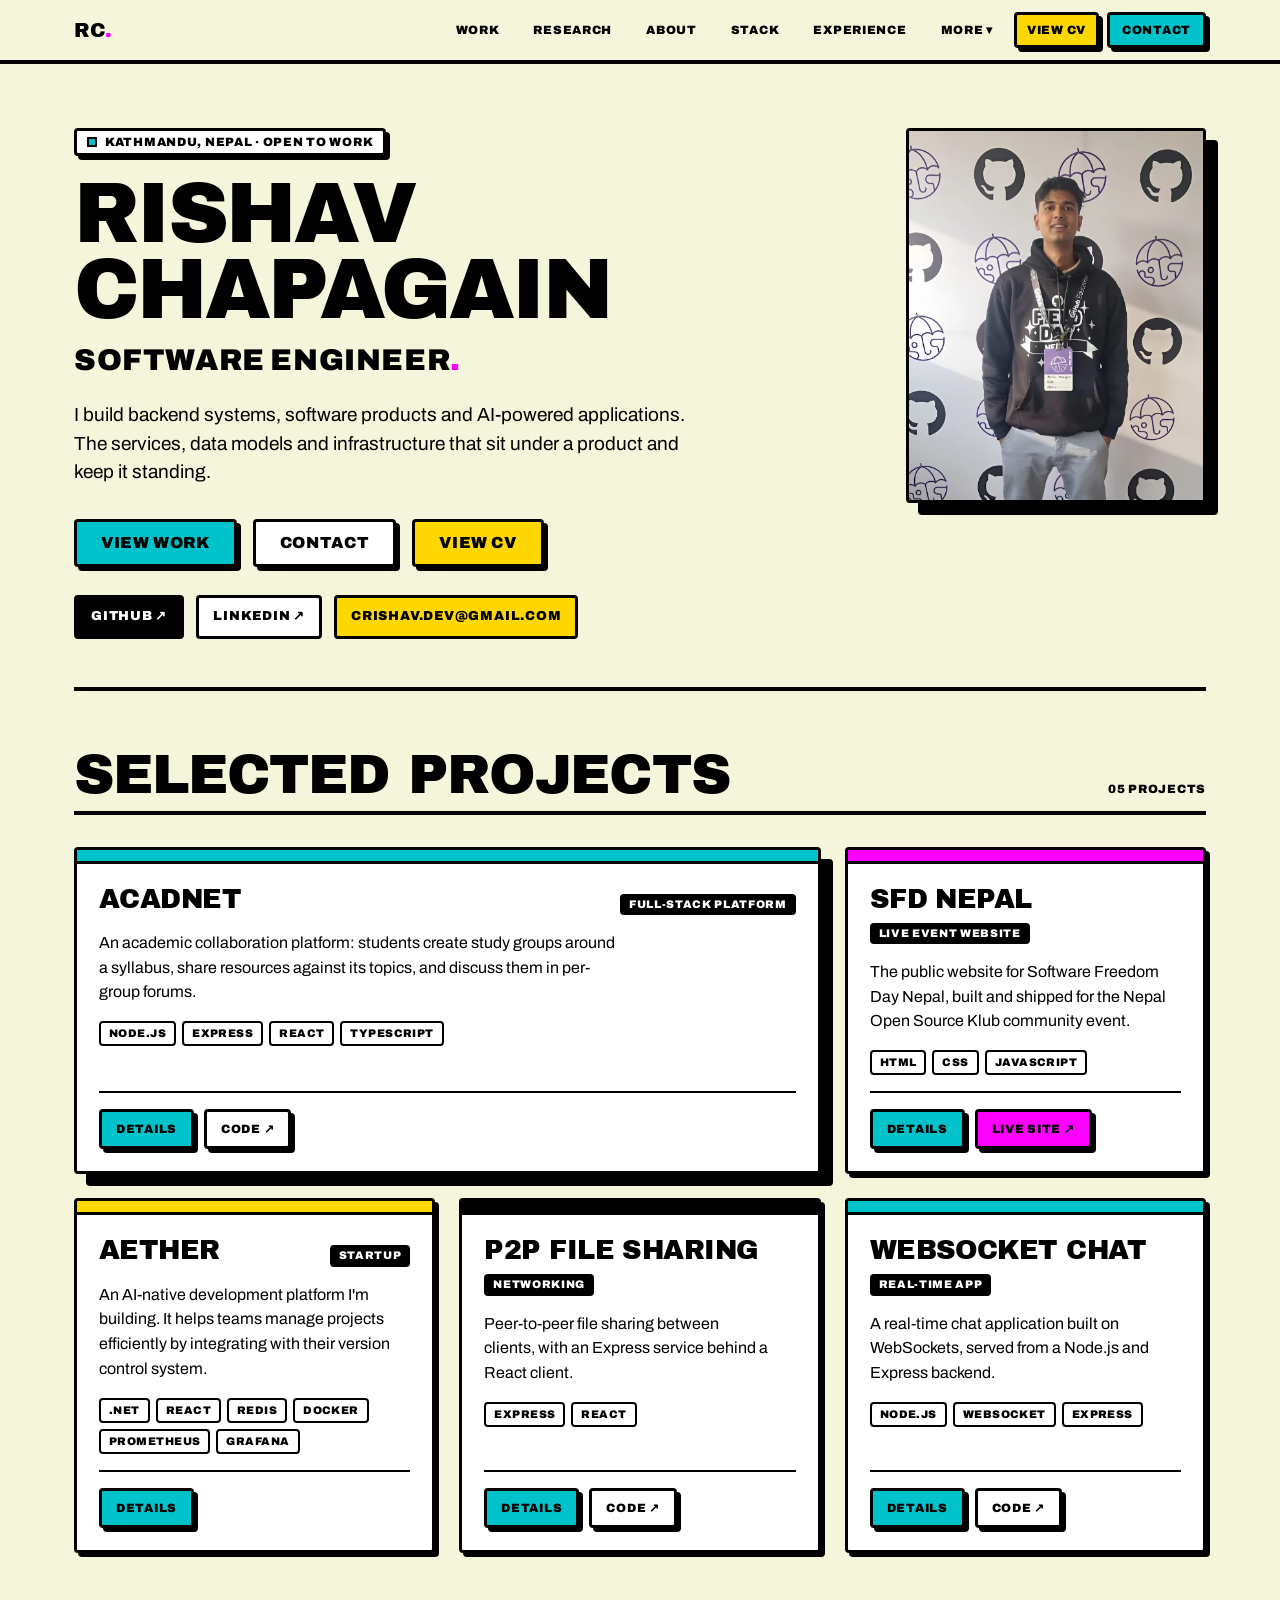
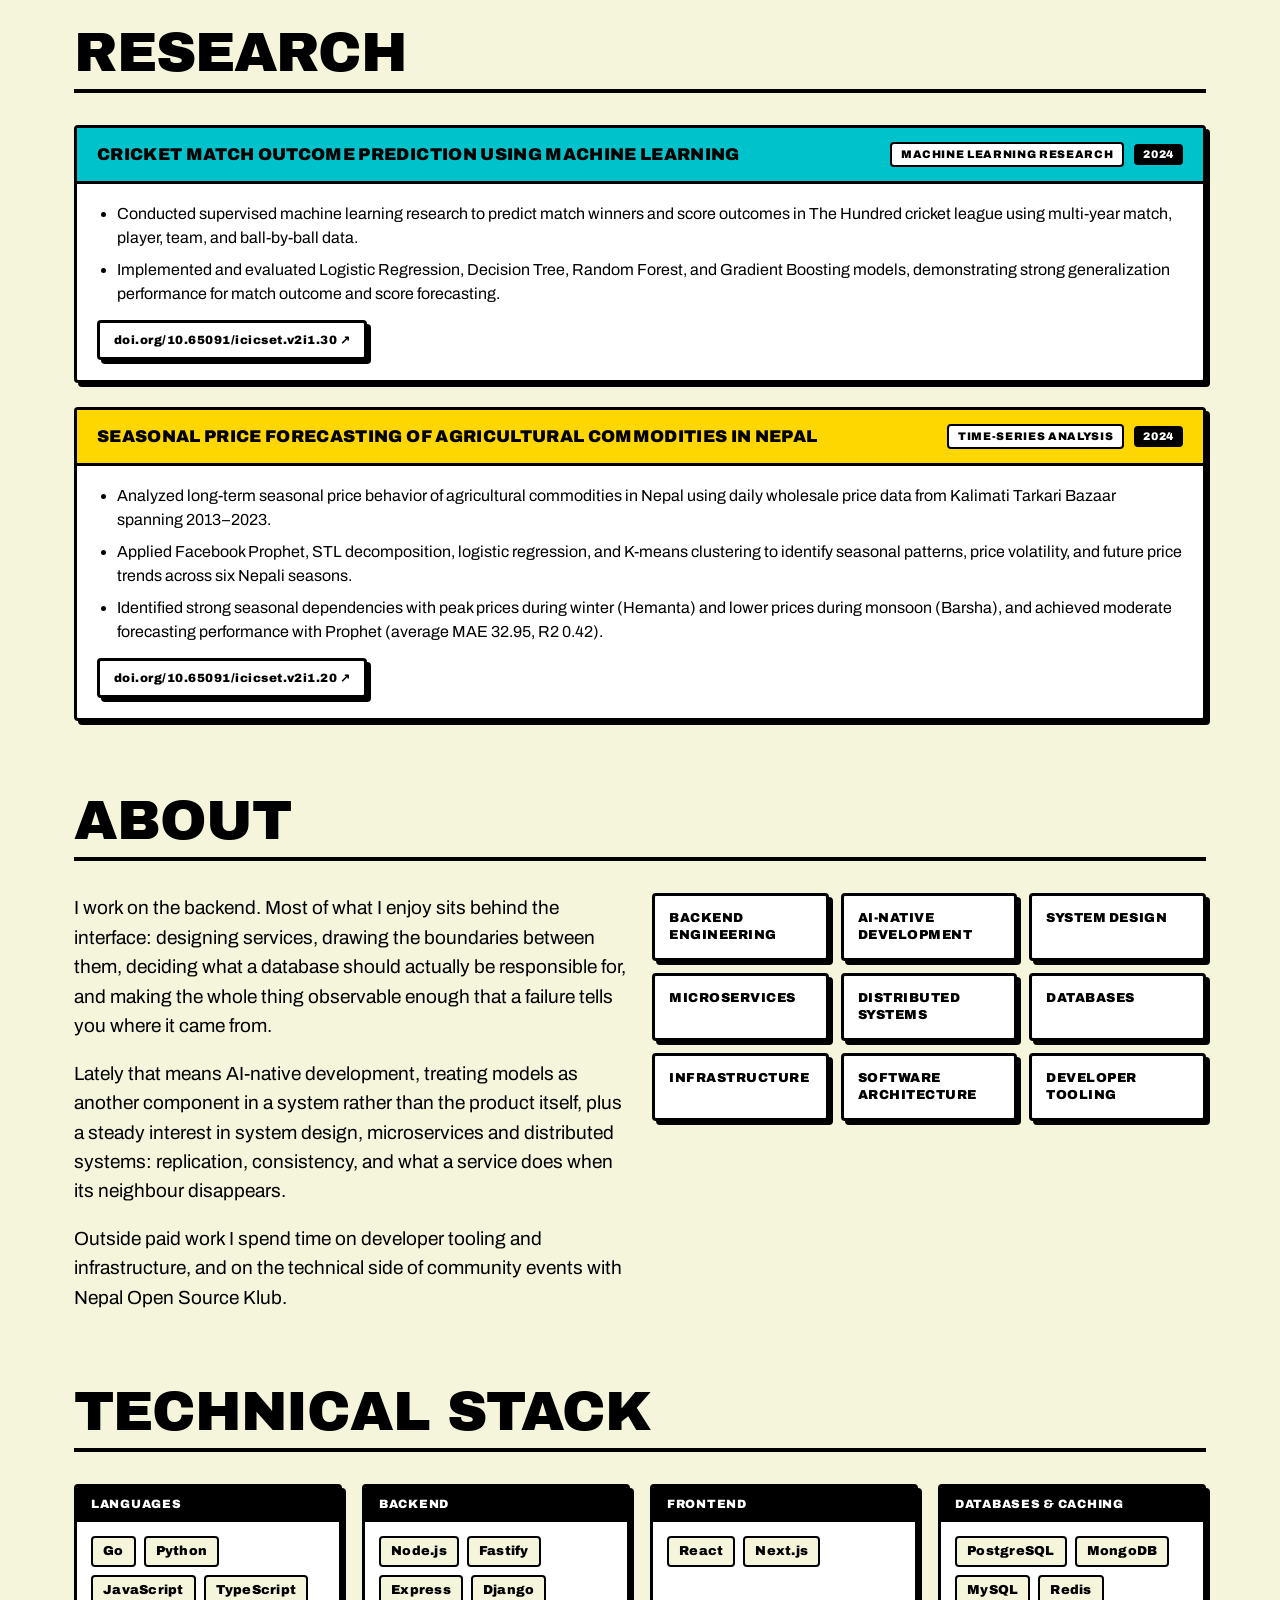
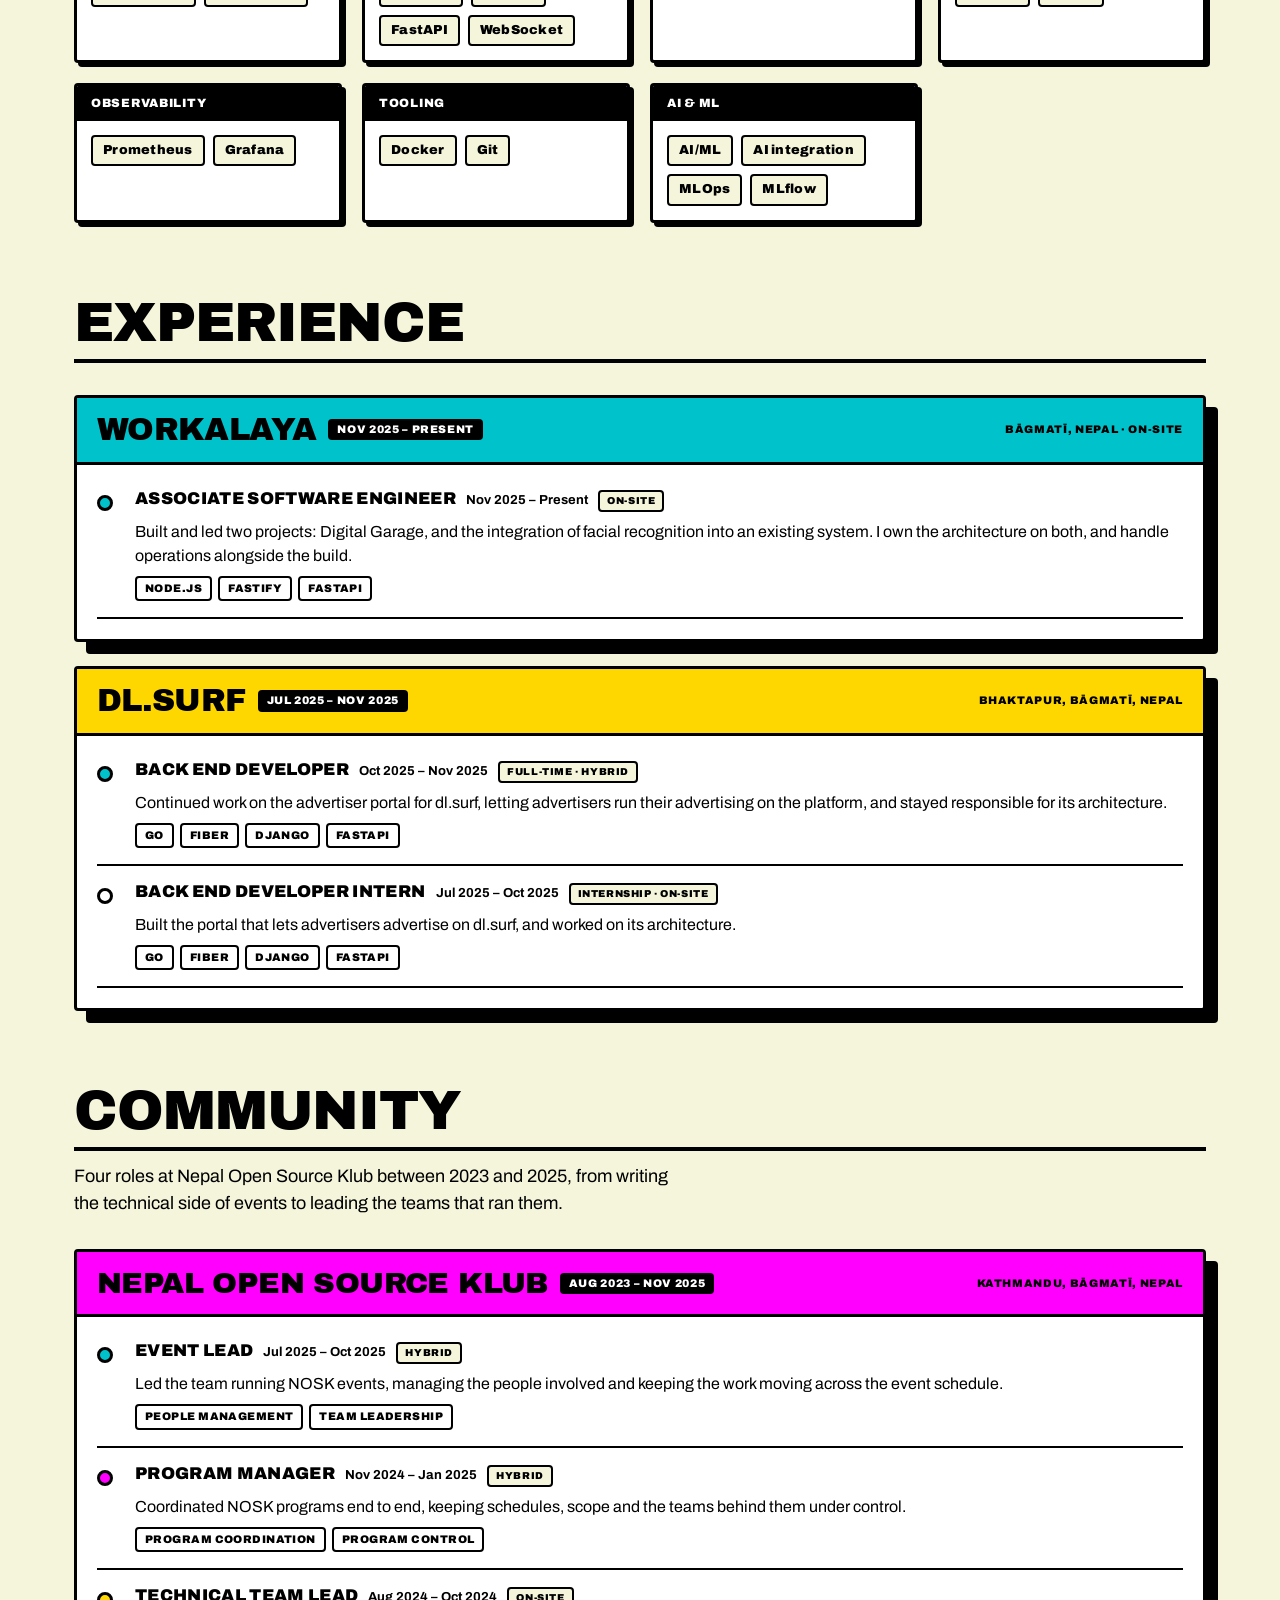
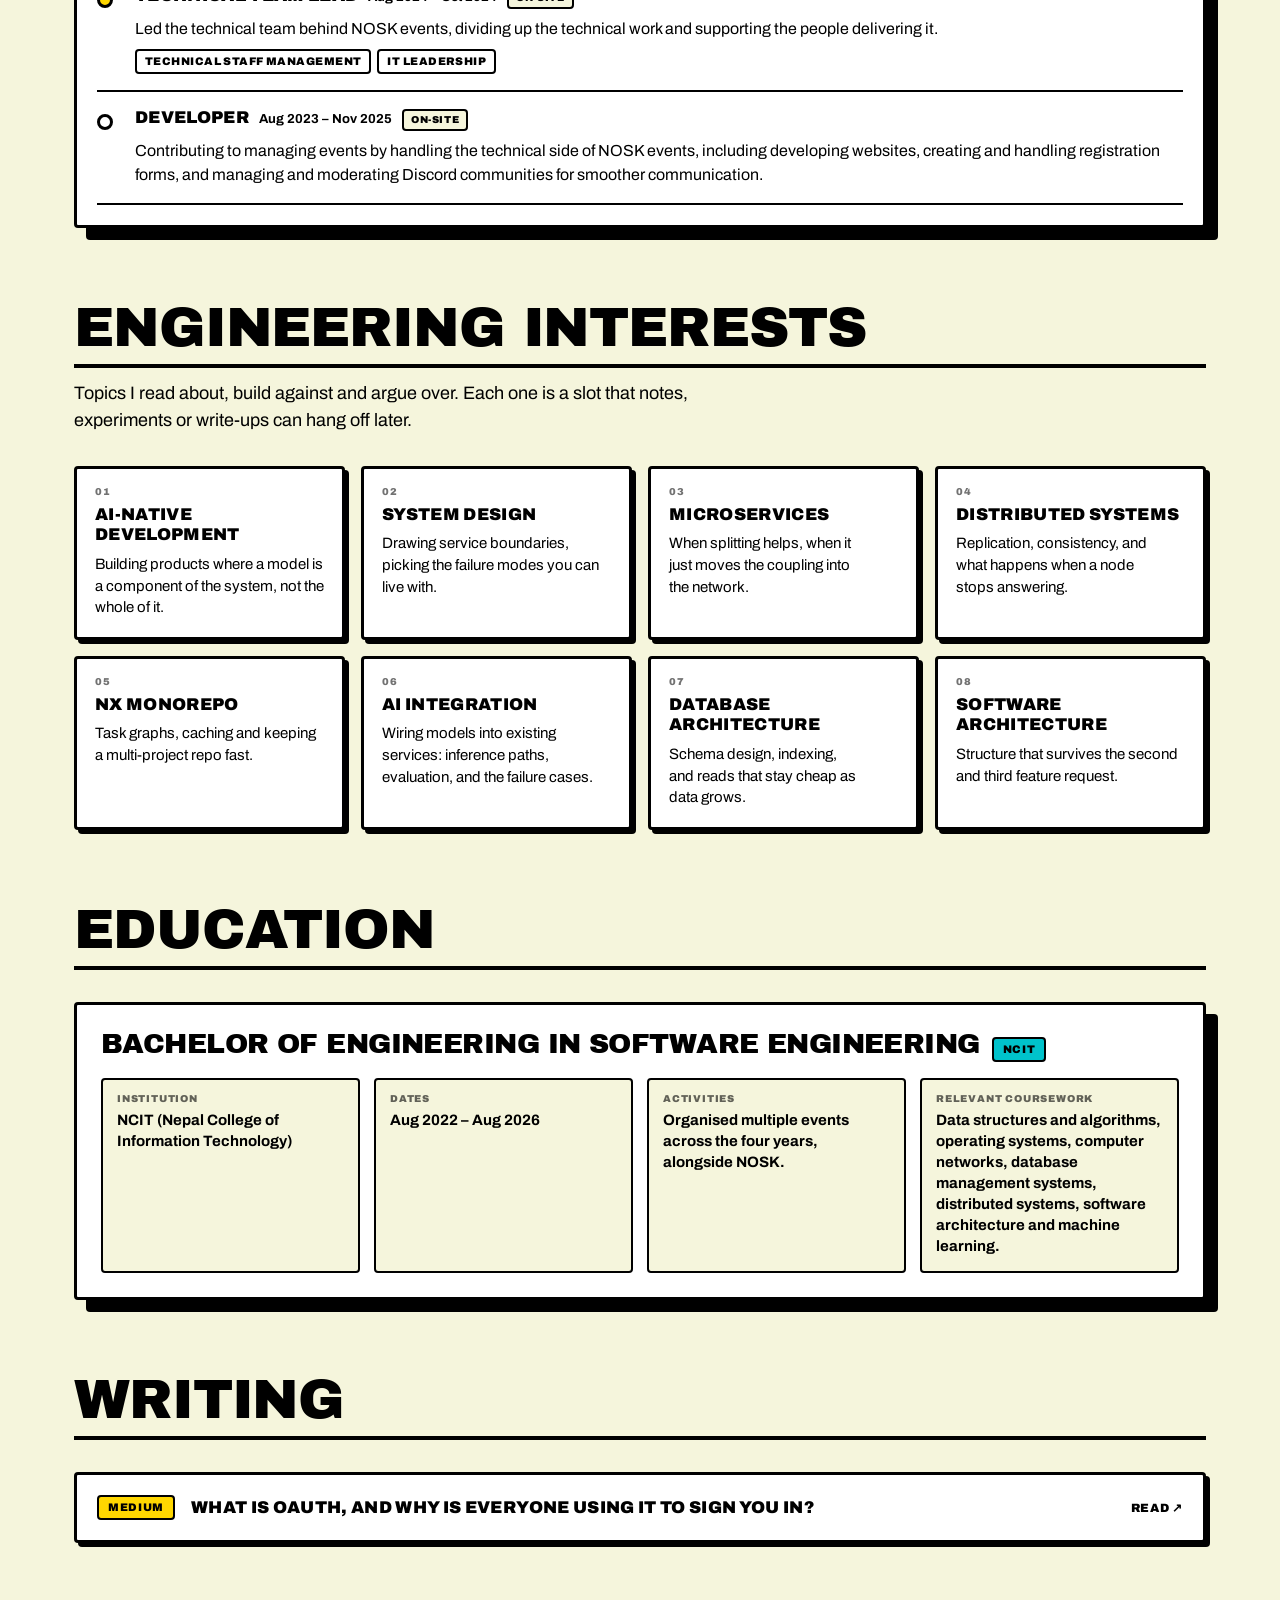
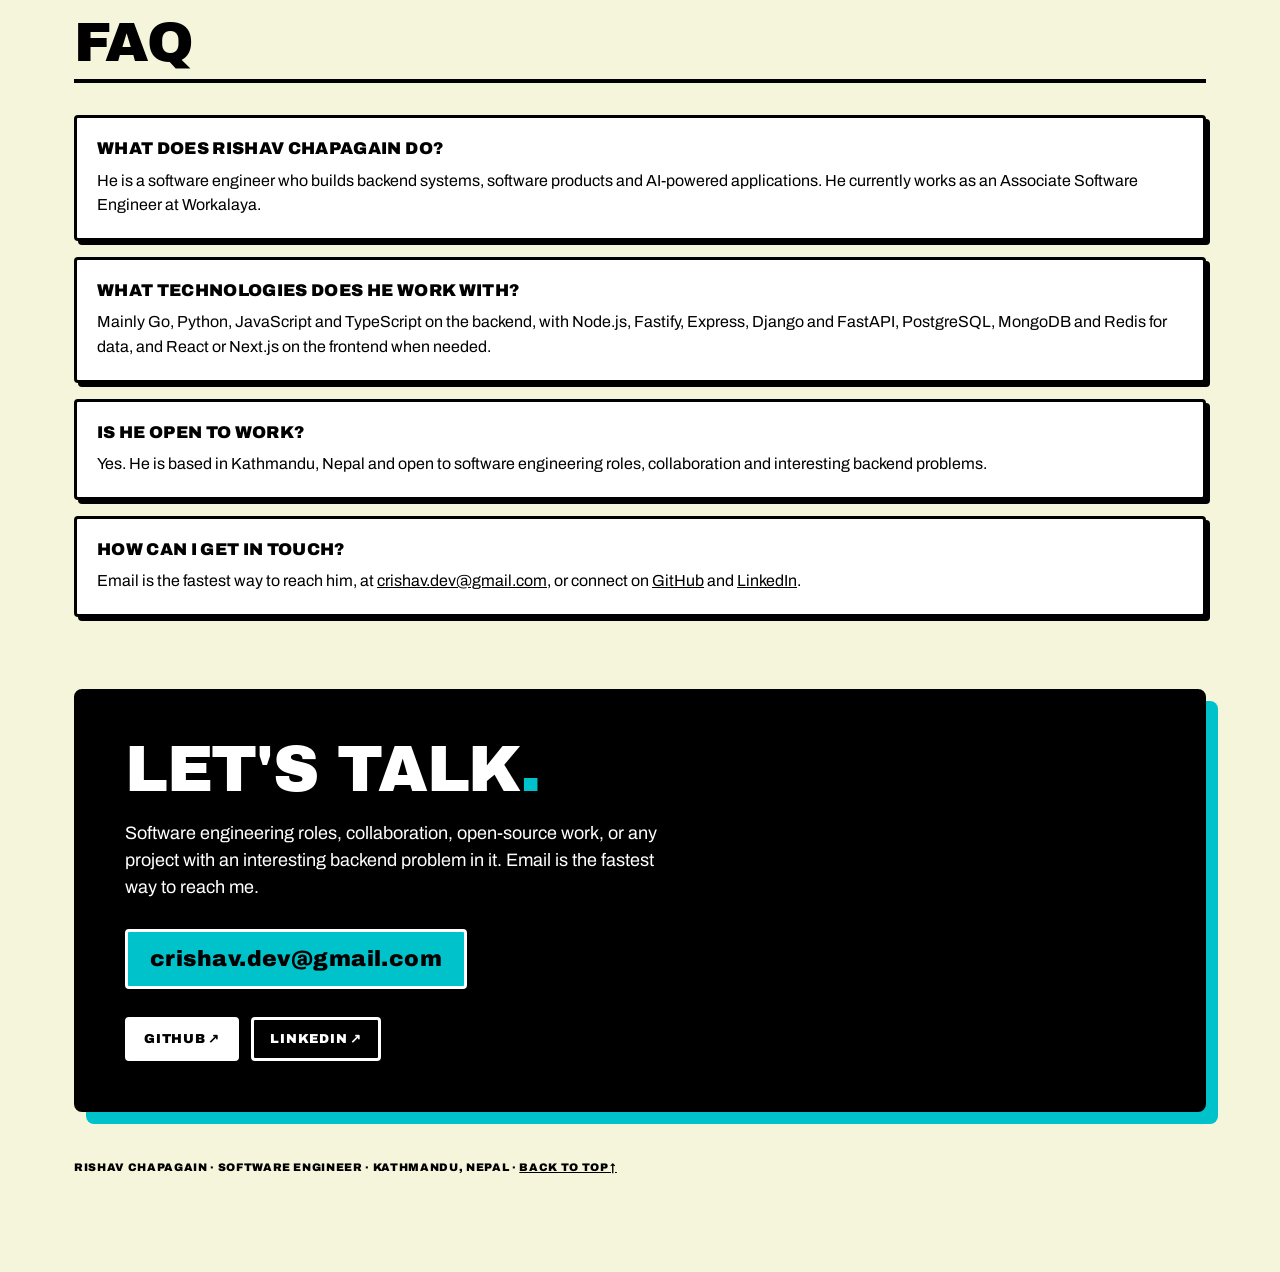
<file: index.html>
<!DOCTYPE html>
<html lang="en">
<head>
  <meta charset="utf-8" />
  <meta name="viewport" content="width=device-width, initial-scale=1" />
  <title>Rishav Chapagain</title>
  <meta name="description" content="Rishav Chapagain is a Software Engineer building backend systems, software products and AI-powered applications." />
  <meta name="author" content="Rishav Chapagain" />
  <meta name="robots" content="index, follow" />
  <meta name="theme-color" content="#F5F5DC" />
  <link rel="canonical" href="https://crishav.com.np/" />

  <link rel="icon" href="assets/favicon.svg" type="image/svg+xml" />
  <link rel="icon" href="assets/favicon.ico" sizes="32x32" />
  <link rel="apple-touch-icon" href="assets/apple-touch-icon.png" />

  <meta property="og:type" content="website" />
  <meta property="og:site_name" content="Rishav Chapagain" />
  <meta property="og:title" content="Rishav Chapagain" />
  <meta property="og:description" content="Backend systems, software products and AI-powered applications." />
  <meta property="og:url" content="https://crishav.com.np/" />
  <meta property="og:image" content="https://crishav.com.np/assets/og-image.png" />
  <meta property="og:image:width" content="1200" />
  <meta property="og:image:height" content="630" />
  <meta property="og:image:alt" content="Rishav Chapagain, software engineer" />
  <meta property="og:locale" content="en_US" />

  <meta name="twitter:card" content="summary_large_image" />
  <meta name="twitter:title" content="Rishav Chapagain" />
  <meta name="twitter:description" content="Backend systems, software products and AI-powered applications." />
  <meta name="twitter:image" content="https://crishav.com.np/assets/og-image.png" />
  <meta name="twitter:image:alt" content="Rishav Chapagain, software engineer" />

  <link rel="preconnect" href="https://fonts.googleapis.com" />
  <link rel="preconnect" href="https://fonts.gstatic.com" crossorigin />
  <link rel="stylesheet" href="https://fonts.googleapis.com/css2?family=Archivo+Black&family=Archivo:wght@400;700;900&display=swap" />
  <link rel="stylesheet" href="styles.css" />

  <script type="application/ld+json">
  {
    "@context": "https://schema.org",
    "@graph": [
      {
        "@type": "Person",
        "@id": "https://crishav.com.np/#person",
        "name": "Rishav Chapagain",
        "url": "https://crishav.com.np/",
        "image": "https://crishav.com.np/assets/portrait.webp",
        "jobTitle": "Software Engineer",
        "description": "Software Engineer building backend systems, software products and AI-powered applications.",
        "email": "mailto:crishav.dev@gmail.com",
        "address": { "@type": "PostalAddress", "addressLocality": "Kathmandu", "addressCountry": "NP" },
        "worksFor": { "@type": "Organization", "name": "Workalaya" },
        "alumniOf": { "@type": "CollegeOrUniversity", "name": "NCIT (Nepal College of Information Technology)" },
        "knowsAbout": ["Backend engineering", "AI-native development", "System design", "Microservices", "Distributed systems", "Databases", "Software architecture"],
        "sameAs": [
          "https://github.com/RishavOsaurus",
          "https://www.linkedin.com/in/rishav-chapagain/",
          "https://medium.com/@rishavosaurus"
        ]
      },
      {
        "@type": "WebSite",
        "@id": "https://crishav.com.np/#website",
        "url": "https://crishav.com.np/",
        "name": "Rishav Chapagain",
        "inLanguage": "en",
        "publisher": { "@id": "https://crishav.com.np/#person" }
      },
      {
        "@type": "ProfilePage",
        "@id": "https://crishav.com.np/#webpage",
        "url": "https://crishav.com.np/",
        "name": "Rishav Chapagain",
        "description": "Rishav Chapagain is a Software Engineer building backend systems, software products and AI-powered applications.",
        "inLanguage": "en",
        "isPartOf": { "@id": "https://crishav.com.np/#website" },
        "about": { "@id": "https://crishav.com.np/#person" },
        "mainEntity": { "@id": "https://crishav.com.np/#person" },
        "primaryImageOfPage": "https://crishav.com.np/assets/portrait.webp"
      },
      {
        "@type": "ItemList",
        "@id": "https://crishav.com.np/#projects",
        "name": "Selected projects",
        "itemListElement": [
          { "@type": "ListItem", "position": 1, "item": { "@type": "SoftwareSourceCode", "name": "AcadNet", "description": "An academic collaboration platform: students create study groups around a syllabus, share resources against its topics, and discuss them in per-group forums.", "codeRepository": "https://github.com/RishavOsaurus/AcadNet", "programmingLanguage": ["Node.js", "Express", "React", "TypeScript"] } },
          { "@type": "ListItem", "position": 2, "item": { "@type": "SoftwareSourceCode", "name": "SFD Nepal", "description": "The public website for Software Freedom Day Nepal, built and shipped for the Nepal Open Source Klub community event.", "url": "https://sfd.nosk.org.np/", "programmingLanguage": ["HTML", "CSS", "JavaScript"] } },
          { "@type": "ListItem", "position": 3, "item": { "@type": "SoftwareSourceCode", "name": "Aether", "description": "An AI-native development platform that helps teams manage projects efficiently by integrating with their version control system.", "programmingLanguage": [".NET", "React", "Redis", "Docker", "Prometheus", "Grafana"] } },
          { "@type": "ListItem", "position": 4, "item": { "@type": "SoftwareSourceCode", "name": "P2P File Sharing", "description": "Peer-to-peer file sharing between clients, with an Express service behind a React client.", "codeRepository": "https://github.com/RishavOsaurus/p2p-file-sharing", "programmingLanguage": ["Express", "React"] } },
          { "@type": "ListItem", "position": 5, "item": { "@type": "SoftwareSourceCode", "name": "WebSocket Chat", "description": "A real-time chat application built on WebSockets, served from a Node.js and Express backend.", "codeRepository": "https://github.com/RishavOsaurus/Websockets_Chat", "programmingLanguage": ["Node.js", "WebSocket", "Express"] } }
        ]
      },
      {
        "@type": "ScholarlyArticle",
        "headline": "Cricket Match Outcome Prediction Using Machine Learning",
        "url": "https://doi.org/10.65091/icicset.v2i1.30",
        "sameAs": "https://doi.org/10.65091/icicset.v2i1.30",
        "datePublished": "2024",
        "author": { "@id": "https://crishav.com.np/#person" },
        "about": "Machine learning research"
      },
      {
        "@type": "ScholarlyArticle",
        "headline": "Seasonal Price Forecasting of Agricultural Commodities in Nepal",
        "url": "https://doi.org/10.65091/icicset.v2i1.20",
        "sameAs": "https://doi.org/10.65091/icicset.v2i1.20",
        "datePublished": "2024",
        "author": { "@id": "https://crishav.com.np/#person" },
        "about": "Time-series analysis"
      },
      {
        "@type": "FAQPage",
        "mainEntity": [
          { "@type": "Question", "name": "What does Rishav Chapagain do?", "acceptedAnswer": { "@type": "Answer", "text": "He is a software engineer who builds backend systems, software products and AI-powered applications. He currently works as an Associate Software Engineer at Workalaya." } },
          { "@type": "Question", "name": "What technologies does he work with?", "acceptedAnswer": { "@type": "Answer", "text": "Mainly Go, Python, JavaScript and TypeScript on the backend, with Node.js, Fastify, Express, Django and FastAPI, PostgreSQL, MongoDB and Redis for data, and React or Next.js on the frontend when needed." } },
          { "@type": "Question", "name": "Is he open to work?", "acceptedAnswer": { "@type": "Answer", "text": "Yes. He is based in Kathmandu, Nepal and open to software engineering roles, collaboration and interesting backend problems." } },
          { "@type": "Question", "name": "How can I get in touch?", "acceptedAnswer": { "@type": "Answer", "text": "Email is the fastest way to reach him, at crishav.dev@gmail.com, or connect on GitHub and LinkedIn." } }
        ]
      }
    ]
  }
  </script>
</head>
<body>

  <header style="background: var(--paper-beige); border-bottom: 4px solid var(--black);">
    <nav style="max-width: 1180px; margin: 0 auto; padding: 12px 24px; display: flex; flex-wrap: wrap; align-items: flex-start; justify-content: space-between; gap: 12px 24px;">
      <a href="#top" style="display: inline-flex; align-items: center; min-height: 36px; font: 400 20px/1 var(--font-display); letter-spacing: -0.02em; text-transform: uppercase; text-decoration: none; padding: 4px 6px; margin-left: -6px;">RC<span style="color: var(--accent-magenta);">.</span></a>
      <button type="button" id="nav-toggle" class="hamburger-btn" aria-expanded="false" aria-controls="nav-menu" aria-label="Toggle menu" style="align-items: center; justify-content: center; width: 44px; min-height: 36px; background: var(--white); border: 3px solid var(--black); border-radius: 4px; box-shadow: 4px 4px 0 0 var(--black); font: 900 16px/1 var(--font-body); cursor: pointer;">&#9776;</button>
      <ul id="nav-menu" class="nav-menu" style="flex-wrap: wrap; gap: 4px 8px; list-style: none; margin: 0; padding: 0;">
        <li><a href="#work" style="display: inline-flex; align-items: center; min-height: 36px; padding: 6px 10px; font: 900 12px/1 var(--font-body); letter-spacing: 0.06em; text-transform: uppercase; text-decoration: none; border: 3px solid transparent; border-radius: 4px;">Work</a></li>
        <li><a href="#research" style="display: inline-flex; align-items: center; min-height: 36px; padding: 6px 10px; font: 900 12px/1 var(--font-body); letter-spacing: 0.06em; text-transform: uppercase; text-decoration: none; border: 3px solid transparent; border-radius: 4px;">Research</a></li>
        <li><a href="#about" style="display: inline-flex; align-items: center; min-height: 36px; padding: 6px 10px; font: 900 12px/1 var(--font-body); letter-spacing: 0.06em; text-transform: uppercase; text-decoration: none; border: 3px solid transparent; border-radius: 4px;">About</a></li>
        <li><a href="#stack" style="display: inline-flex; align-items: center; min-height: 36px; padding: 6px 10px; font: 900 12px/1 var(--font-body); letter-spacing: 0.06em; text-transform: uppercase; text-decoration: none; border: 3px solid transparent; border-radius: 4px;">Stack</a></li>
        <li><a href="#experience" style="display: inline-flex; align-items: center; min-height: 36px; padding: 6px 10px; font: 900 12px/1 var(--font-body); letter-spacing: 0.06em; text-transform: uppercase; text-decoration: none; border: 3px solid transparent; border-radius: 4px;">Experience</a></li>
        <li class="more-item" style="position: relative;">
          <button type="button" class="more-toggle" aria-expanded="false" aria-controls="more-menu" style="align-items: center; min-height: 36px; padding: 6px 10px; font: 900 12px/1 var(--font-body); letter-spacing: 0.06em; text-transform: uppercase; border: 3px solid transparent; border-radius: 4px; background: transparent; cursor: pointer;">More &#9662;</button>
          <ul id="more-menu" class="more-menu" style="list-style: none; margin: 0; padding: 0; gap: 2px;">
            <li><a href="#community" style="display: flex; padding: 8px 10px; font: 900 12px/1 var(--font-body); letter-spacing: 0.06em; text-transform: uppercase; text-decoration: none; border-radius: 4px;">Community</a></li>
            <li><a href="#education" style="display: flex; padding: 8px 10px; font: 900 12px/1 var(--font-body); letter-spacing: 0.06em; text-transform: uppercase; text-decoration: none; border-radius: 4px;">Education</a></li>
            <li><a href="#writing" style="display: flex; padding: 8px 10px; font: 900 12px/1 var(--font-body); letter-spacing: 0.06em; text-transform: uppercase; text-decoration: none; border-radius: 4px;">Writing</a></li>
            <li><a href="#faq" style="display: flex; padding: 8px 10px; font: 900 12px/1 var(--font-body); letter-spacing: 0.06em; text-transform: uppercase; text-decoration: none; border-radius: 4px;">FAQ</a></li>
          </ul>
        </li>
        <li><button type="button" data-cv-open="1" style="display: inline-flex; align-items: center; min-height: 36px; padding: 6px 10px; background: var(--accent-yellow); border: 3px solid var(--black); border-radius: 4px; box-shadow: 4px 4px 0 0 var(--black); font: 900 12px/1 var(--font-body); letter-spacing: 0.06em; text-transform: uppercase; cursor: pointer;">View CV</button></li>
        <li><a href="#contact" style="display: inline-flex; align-items: center; min-height: 36px; padding: 6px 12px; font: 900 12px/1 var(--font-body); letter-spacing: 0.06em; text-transform: uppercase; text-decoration: none; background: var(--accent-teal); border: 3px solid var(--black); border-radius: 4px; box-shadow: 4px 4px 0 0 var(--black);">Contact</a></li>
      </ul>
    </nav>
  </header>
  <main id="top" style="max-width: 1180px; margin: 0 auto; padding: 0 24px 0;">
    <section aria-labelledby="hero-name" style="padding: 64px 0 48px; border-bottom: 4px solid var(--black);">
      <div class="hero">
      <div>
      <p style="margin: 0 0 20px; display: inline-flex; align-items: center; gap: 8px; padding: 5px 10px; background: var(--white); border: 3px solid var(--black); border-radius: 4px; box-shadow: 4px 4px 0 0 var(--black); font: 900 12px/1 var(--font-body); letter-spacing: 0.06em; text-transform: uppercase;">
        <span style="width: 10px; height: 10px; background: var(--accent-teal); border: 2px solid var(--black);"></span>
        Kathmandu, Nepal · Open to work
      </p>
      <h1 id="hero-name" style="margin: 0; font: 400 clamp(40px, 6.6vw, 104px)/0.9 var(--font-display); letter-spacing: -0.03em; text-transform: uppercase; overflow-wrap: break-word;">
        Rishav<br />Chapagain
      </h1>
      <p style="margin: 16px 0 0; font: 900 clamp(18px, 3vw, 30px)/1.1 var(--font-body); letter-spacing: 0.02em; text-transform: uppercase;">
        Software Engineer<span style="color: var(--accent-magenta);">.</span>
      </p>
      <p style="margin: 24px 0 0; max-width: 620px; font: 400 19px/1.5 var(--font-body); text-wrap: pretty;">
        I build backend systems, software products and AI-powered applications. The services, data models and infrastructure that sit under a product and keep it standing.
      </p>
      <div style="display: flex; flex-wrap: wrap; gap: 16px; margin-top: 32px;">
        <a href="#work" style="display: inline-flex; align-items: center; min-height: 48px; padding: 13px 24px; background: var(--accent-teal); border: 3px solid var(--black); border-radius: 4px; box-shadow: 4px 4px 0 0 var(--black); font: 900 16px/1 var(--font-body); letter-spacing: 0.04em; text-transform: uppercase; text-decoration: none;">View work</a>
        <a href="#contact" style="display: inline-flex; align-items: center; min-height: 48px; padding: 13px 24px; background: var(--white); border: 3px solid var(--black); border-radius: 4px; box-shadow: 4px 4px 0 0 var(--black); font: 900 16px/1 var(--font-body); letter-spacing: 0.04em; text-transform: uppercase; text-decoration: none;">Contact</a>
        <button type="button" data-cv-open="1" style="display: inline-flex; align-items: center; min-height: 48px; padding: 13px 24px; background: var(--accent-yellow); border: 3px solid var(--black); border-radius: 4px; box-shadow: 4px 4px 0 0 var(--black); font: 900 16px/1 var(--font-body); letter-spacing: 0.04em; text-transform: uppercase; cursor: pointer;">View CV</button>
      </div>
      <ul style="display: flex; flex-wrap: wrap; gap: 12px; list-style: none; margin: 28px 0 0; padding: 0;">
        <li><a href="https://github.com/RishavOsaurus" target="_blank" rel="noopener noreferrer" style="display: inline-flex; align-items: center; gap: 8px; min-height: 44px; padding: 10px 14px; background: var(--black); color: var(--white); border: 3px solid var(--black); border-radius: 4px; font: 900 13px/1 var(--font-body); letter-spacing: 0.06em; text-transform: uppercase; text-decoration: none;">GitHub ↗</a></li>
        <li><a href="https://www.linkedin.com/in/rishav-chapagain/" target="_blank" rel="noopener noreferrer" style="display: inline-flex; align-items: center; gap: 8px; min-height: 44px; padding: 10px 14px; background: var(--white); border: 3px solid var(--black); border-radius: 4px; font: 900 13px/1 var(--font-body); letter-spacing: 0.06em; text-transform: uppercase; text-decoration: none;">LinkedIn ↗</a></li>
        <li><a href="mailto:crishav.dev@gmail.com" style="display: inline-flex; align-items: center; gap: 8px; min-height: 44px; padding: 10px 14px; background: var(--accent-yellow); border: 3px solid var(--black); border-radius: 4px; font: 900 13px/1 var(--font-body); letter-spacing: 0.06em; text-transform: uppercase; text-decoration: none;">crishav.dev@gmail.com</a></li>
      </ul>
      </div>
      <aside style="display: flex; flex-direction: column; gap: 12px;">
        <div style="position: relative; width: 100%; aspect-ratio: 4 / 5; background: var(--accent-teal); border: 3px solid var(--black); border-radius: 4px; box-shadow: 12px 12px 0 0 var(--black); overflow: hidden;">
          <img src="assets/portrait.webp" alt="Portrait of Rishav Chapagain" width="455" height="588" fetchpriority="high" decoding="async" style="width:100%;height:100%;object-fit:cover;display:block" />
        </div>
      </aside>
      </div>
    </section>
    <section id="work" aria-labelledby="work-h" style="padding: 56px 0 16px;">
      <div style="display: flex; align-items: baseline; justify-content: space-between; gap: 16px; flex-wrap: wrap; border-bottom: 4px solid var(--black); padding-bottom: 8px; margin-bottom: 32px;">
        <h2 id="work-h" style="margin: 0; font: 400 clamp(32px, 6vw, 56px)/1 var(--font-display); letter-spacing: -0.02em; text-transform: uppercase;">Selected projects</h2>
        <span style="font: 900 12px/1 var(--font-body); letter-spacing: 0.06em; text-transform: uppercase;">05 projects</span>
      </div>
      <div class="pgrid">
          <article class="feat" id="proj-acadnet" data-project="acadnet" style="display: flex; flex-direction: column; overflow: hidden; min-width: 0; background: var(--white); border: 3px solid var(--black); border-radius: 4px; box-shadow: 12px 12px 0 0 var(--black)">
            <div style="height: 14px; background: var(--accent-teal); border-bottom: 3px solid var(--black);"></div>
            <div style="padding: 22px; display: flex; flex-direction: column; gap: 16px; flex: 1;">
              <div style="display: flex; align-items: baseline; justify-content: space-between; gap: 10px; flex-wrap: wrap;">
                <h3 style="margin: 0; font: 400 clamp(21px, 2.6vw, 27px)/1 var(--font-display); letter-spacing: -0.02em; text-transform: uppercase;">AcadNet</h3>
                <span style="padding: 4px 9px; background: var(--black); color: var(--white); border-radius: 4px; font: 900 11px/1.2 var(--font-body); letter-spacing: 0.06em; text-transform: uppercase; white-space: nowrap">Full-stack platform</span>
              </div>
              <p style="margin: 0; max-width: 62ch; font: 400 16px/1.55 var(--font-body); text-wrap: pretty;">An academic collaboration platform: students create study groups around a syllabus, share resources against its topics, and discuss them in per-group forums.</p>
              <ul style="display: flex; flex-wrap: wrap; gap: 6px; list-style: none; margin: 0; padding: 0;">
                  <li style="padding: 4px 8px; background: var(--white); border: 2px solid var(--black); border-radius: 4px; font: 900 11px/1.2 var(--font-body); letter-spacing: 0.04em; text-transform: uppercase;">Node.js</li>
                  <li style="padding: 4px 8px; background: var(--white); border: 2px solid var(--black); border-radius: 4px; font: 900 11px/1.2 var(--font-body); letter-spacing: 0.04em; text-transform: uppercase;">Express</li>
                  <li style="padding: 4px 8px; background: var(--white); border: 2px solid var(--black); border-radius: 4px; font: 900 11px/1.2 var(--font-body); letter-spacing: 0.04em; text-transform: uppercase;">React</li>
                  <li style="padding: 4px 8px; background: var(--white); border: 2px solid var(--black); border-radius: 4px; font: 900 11px/1.2 var(--font-body); letter-spacing: 0.04em; text-transform: uppercase;">TypeScript</li>
              </ul>
              <div data-details="acadnet" style="display: none;">
                <div style="border-top: 2px solid var(--black); padding-top: 14px; display: flex; flex-direction: column; gap: 10px;">
                  <span style="font: 900 11px/1 var(--font-body); letter-spacing: 0.06em; text-transform: uppercase; opacity: 0.6;">Details</span>
                  <ul style="margin: 0; padding-left: 20px; display: flex; flex-direction: column; gap: 6px;">
                      <li style="font: 400 15px/1.45 var(--font-body);">Public and private groups, with the option to join anonymously.</li>
                      <li style="font: 400 15px/1.45 var(--font-body);">Role-based access separating group admins from members.</li>
                      <li style="font: 400 15px/1.45 var(--font-body);">File upload for notes and assignments, with admin approval before content is published.</li>
                      <li style="font: 400 15px/1.45 var(--font-body);">Resources organised by syllabus topic and subtopic, with community rating.</li>
                      <li style="font: 400 15px/1.45 var(--font-body);">A dedicated discussion forum per group.</li>
                  </ul>
                </div>
              </div>
              <div style="display: flex; flex-wrap: wrap; gap: 10px; margin-top: auto; padding-top: 16px; border-top: 2px solid var(--black);">
                <button type="button" data-toggle="acadnet" aria-expanded="false" style="display: inline-flex; align-items: center; min-height: 40px; padding: 9px 14px; background: var(--accent-teal); border: 3px solid var(--black); border-radius: 4px; box-shadow: 4px 4px 0 0 var(--black); font: 900 12px/1 var(--font-body); letter-spacing: 0.06em; text-transform: uppercase; cursor: pointer;">Details</button>
                  <a href="https://github.com/RishavOsaurus/AcadNet" target="_blank" rel="noopener noreferrer" style="display: inline-flex; align-items: center; min-height: 40px; padding: 9px 14px; background: var(--white); border: 3px solid var(--black); border-radius: 4px; box-shadow: 4px 4px 0 0 var(--black); font: 900 12px/1 var(--font-body); letter-spacing: 0.06em; text-transform: uppercase; text-decoration: none;">Code ↗</a>
              </div>
            </div>
          </article>
          <article class="" id="proj-sfd" data-project="sfd" style="display: flex; flex-direction: column; overflow: hidden; min-width: 0; background: var(--white); border: 3px solid var(--black); border-radius: 4px; box-shadow: 4px 4px 0 0 var(--black)">
            <div style="height: 14px; background: var(--accent-magenta); border-bottom: 3px solid var(--black);"></div>
            <div style="padding: 22px; display: flex; flex-direction: column; gap: 16px; flex: 1;">
              <div style="display: flex; align-items: baseline; justify-content: space-between; gap: 10px; flex-wrap: wrap;">
                <h3 style="margin: 0; font: 400 clamp(21px, 2.6vw, 27px)/1 var(--font-display); letter-spacing: -0.02em; text-transform: uppercase;">SFD Nepal</h3>
                <span style="padding: 4px 9px; background: var(--black); color: var(--white); border-radius: 4px; font: 900 11px/1.2 var(--font-body); letter-spacing: 0.06em; text-transform: uppercase; white-space: nowrap">Live event website</span>
              </div>
              <p style="margin: 0; max-width: 62ch; font: 400 16px/1.55 var(--font-body); text-wrap: pretty;">The public website for Software Freedom Day Nepal, built and shipped for the Nepal Open Source Klub community event.</p>
              <ul style="display: flex; flex-wrap: wrap; gap: 6px; list-style: none; margin: 0; padding: 0;">
                  <li style="padding: 4px 8px; background: var(--white); border: 2px solid var(--black); border-radius: 4px; font: 900 11px/1.2 var(--font-body); letter-spacing: 0.04em; text-transform: uppercase;">HTML</li>
                  <li style="padding: 4px 8px; background: var(--white); border: 2px solid var(--black); border-radius: 4px; font: 900 11px/1.2 var(--font-body); letter-spacing: 0.04em; text-transform: uppercase;">CSS</li>
                  <li style="padding: 4px 8px; background: var(--white); border: 2px solid var(--black); border-radius: 4px; font: 900 11px/1.2 var(--font-body); letter-spacing: 0.04em; text-transform: uppercase;">JavaScript</li>
              </ul>
              <div data-details="sfd" style="display: none;">
                <div style="border-top: 2px solid var(--black); padding-top: 14px; display: flex; flex-direction: column; gap: 10px;">
                  <span style="font: 900 11px/1 var(--font-body); letter-spacing: 0.06em; text-transform: uppercase; opacity: 0.6;">Details</span>
                  <ul style="margin: 0; padding-left: 20px; display: flex; flex-direction: column; gap: 6px;">
                      <li style="font: 400 15px/1.45 var(--font-body);">Live at sfd.nosk.org.np.</li>
                      <li style="font: 400 15px/1.45 var(--font-body);">I built it as part of the technical side of NOSK's event work.</li>
                      <li style="font: 400 15px/1.45 var(--font-body);">Hand-written HTML, CSS and JavaScript, no framework.</li>
                  </ul>
                </div>
              </div>
              <div style="display: flex; flex-wrap: wrap; gap: 10px; margin-top: auto; padding-top: 16px; border-top: 2px solid var(--black);">
                <button type="button" data-toggle="sfd" aria-expanded="false" style="display: inline-flex; align-items: center; min-height: 40px; padding: 9px 14px; background: var(--accent-teal); border: 3px solid var(--black); border-radius: 4px; box-shadow: 4px 4px 0 0 var(--black); font: 900 12px/1 var(--font-body); letter-spacing: 0.06em; text-transform: uppercase; cursor: pointer;">Details</button>
                  <a href="https://sfd.nosk.org.np/" target="_blank" rel="noopener noreferrer" style="display: inline-flex; align-items: center; min-height: 40px; padding: 9px 14px; background: var(--accent-magenta); border: 3px solid var(--black); border-radius: 4px; box-shadow: 4px 4px 0 0 var(--black); font: 900 12px/1 var(--font-body); letter-spacing: 0.06em; text-transform: uppercase; text-decoration: none;">Live site ↗</a>
              </div>
            </div>
          </article>
          <article class="" id="proj-aether" data-project="aether" style="display: flex; flex-direction: column; overflow: hidden; min-width: 0; background: var(--white); border: 3px solid var(--black); border-radius: 4px; box-shadow: 4px 4px 0 0 var(--black)">
            <div style="height: 14px; background: var(--accent-yellow); border-bottom: 3px solid var(--black);"></div>
            <div style="padding: 22px; display: flex; flex-direction: column; gap: 16px; flex: 1;">
              <div style="display: flex; align-items: baseline; justify-content: space-between; gap: 10px; flex-wrap: wrap;">
                <h3 style="margin: 0; font: 400 clamp(21px, 2.6vw, 27px)/1 var(--font-display); letter-spacing: -0.02em; text-transform: uppercase;">Aether</h3>
                <span style="padding: 4px 9px; background: var(--black); color: var(--white); border-radius: 4px; font: 900 11px/1.2 var(--font-body); letter-spacing: 0.06em; text-transform: uppercase; white-space: nowrap">Startup</span>
              </div>
              <p style="margin: 0; max-width: 62ch; font: 400 16px/1.55 var(--font-body); text-wrap: pretty;">An AI-native development platform I'm building. It helps teams manage projects efficiently by integrating with their version control system.</p>
              <ul style="display: flex; flex-wrap: wrap; gap: 6px; list-style: none; margin: 0; padding: 0;">
                  <li style="padding: 4px 8px; background: var(--white); border: 2px solid var(--black); border-radius: 4px; font: 900 11px/1.2 var(--font-body); letter-spacing: 0.04em; text-transform: uppercase;">.NET</li>
                  <li style="padding: 4px 8px; background: var(--white); border: 2px solid var(--black); border-radius: 4px; font: 900 11px/1.2 var(--font-body); letter-spacing: 0.04em; text-transform: uppercase;">React</li>
                  <li style="padding: 4px 8px; background: var(--white); border: 2px solid var(--black); border-radius: 4px; font: 900 11px/1.2 var(--font-body); letter-spacing: 0.04em; text-transform: uppercase;">Redis</li>
                  <li style="padding: 4px 8px; background: var(--white); border: 2px solid var(--black); border-radius: 4px; font: 900 11px/1.2 var(--font-body); letter-spacing: 0.04em; text-transform: uppercase;">Docker</li>
                  <li style="padding: 4px 8px; background: var(--white); border: 2px solid var(--black); border-radius: 4px; font: 900 11px/1.2 var(--font-body); letter-spacing: 0.04em; text-transform: uppercase;">Prometheus</li>
                  <li style="padding: 4px 8px; background: var(--white); border: 2px solid var(--black); border-radius: 4px; font: 900 11px/1.2 var(--font-body); letter-spacing: 0.04em; text-transform: uppercase;">Grafana</li>
              </ul>
              <div data-details="aether" style="display: none;">
                <div style="border-top: 2px solid var(--black); padding-top: 14px; display: flex; flex-direction: column; gap: 10px;">
                  <span style="font: 900 11px/1 var(--font-body); letter-spacing: 0.06em; text-transform: uppercase; opacity: 0.6;">Details</span>
                  <ul style="margin: 0; padding-left: 20px; display: flex; flex-direction: column; gap: 6px;">
                      <li style="font: 400 15px/1.45 var(--font-body);">AI-native project management, driven by what is actually happening in the repository.</li>
                      <li style="font: 400 15px/1.45 var(--font-body);">Integrates with the version control system rather than sitting beside it.</li>
                      <li style="font: 400 15px/1.45 var(--font-body);">Instrumented with Prometheus and Grafana; Redis for caching, Docker for delivery.</li>
                  </ul>
                </div>
              </div>
              <div style="display: flex; flex-wrap: wrap; gap: 10px; margin-top: auto; padding-top: 16px; border-top: 2px solid var(--black);">
                <button type="button" data-toggle="aether" aria-expanded="false" style="display: inline-flex; align-items: center; min-height: 40px; padding: 9px 14px; background: var(--accent-teal); border: 3px solid var(--black); border-radius: 4px; box-shadow: 4px 4px 0 0 var(--black); font: 900 12px/1 var(--font-body); letter-spacing: 0.06em; text-transform: uppercase; cursor: pointer;">Details</button>
              </div>
            </div>
          </article>
          <article class="" id="proj-p2p" data-project="p2p" style="display: flex; flex-direction: column; overflow: hidden; min-width: 0; background: var(--white); border: 3px solid var(--black); border-radius: 4px; box-shadow: 4px 4px 0 0 var(--black)">
            <div style="height: 14px; background: var(--black); border-bottom: 3px solid var(--black);"></div>
            <div style="padding: 22px; display: flex; flex-direction: column; gap: 16px; flex: 1;">
              <div style="display: flex; align-items: baseline; justify-content: space-between; gap: 10px; flex-wrap: wrap;">
                <h3 style="margin: 0; font: 400 clamp(21px, 2.6vw, 27px)/1 var(--font-display); letter-spacing: -0.02em; text-transform: uppercase;">P2P File Sharing</h3>
                <span style="padding: 4px 9px; background: var(--black); color: var(--white); border-radius: 4px; font: 900 11px/1.2 var(--font-body); letter-spacing: 0.06em; text-transform: uppercase; white-space: nowrap">Networking</span>
              </div>
              <p style="margin: 0; max-width: 62ch; font: 400 16px/1.55 var(--font-body); text-wrap: pretty;">Peer-to-peer file sharing between clients, with an Express service behind a React client.</p>
              <ul style="display: flex; flex-wrap: wrap; gap: 6px; list-style: none; margin: 0; padding: 0;">
                  <li style="padding: 4px 8px; background: var(--white); border: 2px solid var(--black); border-radius: 4px; font: 900 11px/1.2 var(--font-body); letter-spacing: 0.04em; text-transform: uppercase;">Express</li>
                  <li style="padding: 4px 8px; background: var(--white); border: 2px solid var(--black); border-radius: 4px; font: 900 11px/1.2 var(--font-body); letter-spacing: 0.04em; text-transform: uppercase;">React</li>
              </ul>
              <div data-details="p2p" style="display: none;">
                <div style="border-top: 2px solid var(--black); padding-top: 14px; display: flex; flex-direction: column; gap: 10px;">
                  <span style="font: 900 11px/1 var(--font-body); letter-spacing: 0.06em; text-transform: uppercase; opacity: 0.6;">Details</span>
                  <ul style="margin: 0; padding-left: 20px; display: flex; flex-direction: column; gap: 6px;">
                      <li style="font: 400 15px/1.45 var(--font-body);">Express on the server, React on the client.</li>
                  </ul>
                </div>
              </div>
              <div style="display: flex; flex-wrap: wrap; gap: 10px; margin-top: auto; padding-top: 16px; border-top: 2px solid var(--black);">
                <button type="button" data-toggle="p2p" aria-expanded="false" style="display: inline-flex; align-items: center; min-height: 40px; padding: 9px 14px; background: var(--accent-teal); border: 3px solid var(--black); border-radius: 4px; box-shadow: 4px 4px 0 0 var(--black); font: 900 12px/1 var(--font-body); letter-spacing: 0.06em; text-transform: uppercase; cursor: pointer;">Details</button>
                  <a href="https://github.com/RishavOsaurus/p2p-file-sharing" target="_blank" rel="noopener noreferrer" style="display: inline-flex; align-items: center; min-height: 40px; padding: 9px 14px; background: var(--white); border: 3px solid var(--black); border-radius: 4px; box-shadow: 4px 4px 0 0 var(--black); font: 900 12px/1 var(--font-body); letter-spacing: 0.06em; text-transform: uppercase; text-decoration: none;">Code ↗</a>
              </div>
            </div>
          </article>
          <article class="" id="proj-wschat" data-project="wschat" style="display: flex; flex-direction: column; overflow: hidden; min-width: 0; background: var(--white); border: 3px solid var(--black); border-radius: 4px; box-shadow: 4px 4px 0 0 var(--black)">
            <div style="height: 14px; background: var(--accent-teal); border-bottom: 3px solid var(--black);"></div>
            <div style="padding: 22px; display: flex; flex-direction: column; gap: 16px; flex: 1;">
              <div style="display: flex; align-items: baseline; justify-content: space-between; gap: 10px; flex-wrap: wrap;">
                <h3 style="margin: 0; font: 400 clamp(21px, 2.6vw, 27px)/1 var(--font-display); letter-spacing: -0.02em; text-transform: uppercase;">WebSocket Chat</h3>
                <span style="padding: 4px 9px; background: var(--black); color: var(--white); border-radius: 4px; font: 900 11px/1.2 var(--font-body); letter-spacing: 0.06em; text-transform: uppercase; white-space: nowrap">Real-time app</span>
              </div>
              <p style="margin: 0; max-width: 62ch; font: 400 16px/1.55 var(--font-body); text-wrap: pretty;">A real-time chat application built on WebSockets, served from a Node.js and Express backend.</p>
              <ul style="display: flex; flex-wrap: wrap; gap: 6px; list-style: none; margin: 0; padding: 0;">
                  <li style="padding: 4px 8px; background: var(--white); border: 2px solid var(--black); border-radius: 4px; font: 900 11px/1.2 var(--font-body); letter-spacing: 0.04em; text-transform: uppercase;">Node.js</li>
                  <li style="padding: 4px 8px; background: var(--white); border: 2px solid var(--black); border-radius: 4px; font: 900 11px/1.2 var(--font-body); letter-spacing: 0.04em; text-transform: uppercase;">WebSocket</li>
                  <li style="padding: 4px 8px; background: var(--white); border: 2px solid var(--black); border-radius: 4px; font: 900 11px/1.2 var(--font-body); letter-spacing: 0.04em; text-transform: uppercase;">Express</li>
              </ul>
              <div data-details="wschat" style="display: none;">
                <div style="border-top: 2px solid var(--black); padding-top: 14px; display: flex; flex-direction: column; gap: 10px;">
                  <span style="font: 900 11px/1 var(--font-body); letter-spacing: 0.06em; text-transform: uppercase; opacity: 0.6;">Details</span>
                  <ul style="margin: 0; padding-left: 20px; display: flex; flex-direction: column; gap: 6px;">
                      <li style="font: 400 15px/1.45 var(--font-body);">Node.js and Express serving a WebSocket connection for message delivery.</li>
                  </ul>
                </div>
              </div>
              <div style="display: flex; flex-wrap: wrap; gap: 10px; margin-top: auto; padding-top: 16px; border-top: 2px solid var(--black);">
                <button type="button" data-toggle="wschat" aria-expanded="false" style="display: inline-flex; align-items: center; min-height: 40px; padding: 9px 14px; background: var(--accent-teal); border: 3px solid var(--black); border-radius: 4px; box-shadow: 4px 4px 0 0 var(--black); font: 900 12px/1 var(--font-body); letter-spacing: 0.06em; text-transform: uppercase; cursor: pointer;">Details</button>
                  <a href="https://github.com/RishavOsaurus/Websockets_Chat" target="_blank" rel="noopener noreferrer" style="display: inline-flex; align-items: center; min-height: 40px; padding: 9px 14px; background: var(--white); border: 3px solid var(--black); border-radius: 4px; box-shadow: 4px 4px 0 0 var(--black); font: 900 12px/1 var(--font-body); letter-spacing: 0.06em; text-transform: uppercase; text-decoration: none;">Code ↗</a>
              </div>
            </div>
          </article>
      </div>
    </section>
    <section id="research" aria-labelledby="research-h" style="padding: 56px 0 16px;">
      <h2 id="research-h" style="margin: 0 0 32px; padding-bottom: 8px; border-bottom: 4px solid var(--black); font: 400 clamp(32px, 6vw, 56px)/1 var(--font-display); letter-spacing: -0.02em; text-transform: uppercase;">Research</h2>
      <div style="display: flex; flex-direction: column; gap: 24px;">
          <article style="background: var(--white); border: 3px solid var(--black); border-radius: 4px; box-shadow: 4px 4px 0 0 var(--black); overflow: hidden;">
            <header style="display: flex; flex-wrap: wrap; align-items: center; gap: 10px; padding: 14px 20px; border-bottom: 3px solid var(--black); background: var(--accent-teal);">
              <h3 style="margin: 0; flex: 1 1 260px; font: 900 17px/1.25 var(--font-body); letter-spacing: 0.02em; text-transform: uppercase;">Cricket Match Outcome Prediction Using Machine Learning</h3>
              <span style="padding: 4px 9px; background: var(--white); border: 2px solid var(--black); border-radius: 4px; font: 900 11px/1.2 var(--font-body); letter-spacing: 0.06em; text-transform: uppercase;">Machine learning research</span>
              <time datetime="2024" style="padding: 4px 9px; background: var(--black); color: var(--white); border-radius: 4px; font: 900 11px/1.2 var(--font-body); letter-spacing: 0.06em;">2024</time>
            </header>
            <div style="padding: 18px 20px 20px; display: flex; flex-direction: column; gap: 14px;">
              <ul style="margin: 0; padding-left: 20px; display: flex; flex-direction: column; gap: 8px;">
                  <li style="font: 400 16px/1.5 var(--font-body); text-wrap: pretty;">Conducted supervised machine learning research to predict match winners and score outcomes in The Hundred cricket league using multi-year match, player, team, and ball-by-ball data.</li>
                  <li style="font: 400 16px/1.5 var(--font-body); text-wrap: pretty;">Implemented and evaluated Logistic Regression, Decision Tree, Random Forest, and Gradient Boosting models, demonstrating strong generalization performance for match outcome and score forecasting.</li>
              </ul>
              <a href="https://doi.org/10.65091/icicset.v2i1.30" target="_blank" rel="noopener noreferrer" style="align-self: flex-start; display: inline-flex; align-items: center; min-height: 40px; padding: 9px 14px; background: var(--white); border: 3px solid var(--black); border-radius: 4px; box-shadow: 4px 4px 0 0 var(--black); font: 900 12px/1 var(--font-body); letter-spacing: 0.04em; text-decoration: none;">doi.org/10.65091/icicset.v2i1.30 ↗</a>
            </div>
          </article>
          <article style="background: var(--white); border: 3px solid var(--black); border-radius: 4px; box-shadow: 4px 4px 0 0 var(--black); overflow: hidden;">
            <header style="display: flex; flex-wrap: wrap; align-items: center; gap: 10px; padding: 14px 20px; border-bottom: 3px solid var(--black); background: var(--accent-yellow);">
              <h3 style="margin: 0; flex: 1 1 260px; font: 900 17px/1.25 var(--font-body); letter-spacing: 0.02em; text-transform: uppercase;">Seasonal Price Forecasting of Agricultural Commodities in Nepal</h3>
              <span style="padding: 4px 9px; background: var(--white); border: 2px solid var(--black); border-radius: 4px; font: 900 11px/1.2 var(--font-body); letter-spacing: 0.06em; text-transform: uppercase;">Time-series analysis</span>
              <time datetime="2024" style="padding: 4px 9px; background: var(--black); color: var(--white); border-radius: 4px; font: 900 11px/1.2 var(--font-body); letter-spacing: 0.06em;">2024</time>
            </header>
            <div style="padding: 18px 20px 20px; display: flex; flex-direction: column; gap: 14px;">
              <ul style="margin: 0; padding-left: 20px; display: flex; flex-direction: column; gap: 8px;">
                  <li style="font: 400 16px/1.5 var(--font-body); text-wrap: pretty;">Analyzed long-term seasonal price behavior of agricultural commodities in Nepal using daily wholesale price data from Kalimati Tarkari Bazaar spanning 2013–2023.</li>
                  <li style="font: 400 16px/1.5 var(--font-body); text-wrap: pretty;">Applied Facebook Prophet, STL decomposition, logistic regression, and K-means clustering to identify seasonal patterns, price volatility, and future price trends across six Nepali seasons.</li>
                  <li style="font: 400 16px/1.5 var(--font-body); text-wrap: pretty;">Identified strong seasonal dependencies with peak prices during winter (Hemanta) and lower prices during monsoon (Barsha), and achieved moderate forecasting performance with Prophet (average MAE 32.95, R2 0.42).</li>
              </ul>
              <a href="https://doi.org/10.65091/icicset.v2i1.20" target="_blank" rel="noopener noreferrer" style="align-self: flex-start; display: inline-flex; align-items: center; min-height: 40px; padding: 9px 14px; background: var(--white); border: 3px solid var(--black); border-radius: 4px; box-shadow: 4px 4px 0 0 var(--black); font: 900 12px/1 var(--font-body); letter-spacing: 0.04em; text-decoration: none;">doi.org/10.65091/icicset.v2i1.20 ↗</a>
            </div>
          </article>
      </div>
    </section>
    <section id="about" aria-labelledby="about-h" style="padding: 56px 0 16px;">
      <h2 id="about-h" style="margin: 0 0 32px; padding-bottom: 8px; border-bottom: 4px solid var(--black); font: 400 clamp(32px, 6vw, 56px)/1 var(--font-display); letter-spacing: -0.02em; text-transform: uppercase;">About</h2>
      <div style="display: grid; grid-template-columns: repeat(auto-fit, minmax(300px, 1fr)); gap: 24px; align-items: start;">
        <div style="display: flex; flex-direction: column; gap: 18px;">
          <p style="margin: 0; font: 400 19px/1.55 var(--font-body); text-wrap: pretty;">I work on the backend. Most of what I enjoy sits behind the interface: designing services, drawing the boundaries between them, deciding what a database should actually be responsible for, and making the whole thing observable enough that a failure tells you where it came from.</p>
          <p style="margin: 0; font: 400 19px/1.55 var(--font-body); text-wrap: pretty;">Lately that means AI-native development, treating models as another component in a system rather than the product itself, plus a steady interest in system design, microservices and distributed systems: replication, consistency, and what a service does when its neighbour disappears.</p>
          <p style="margin: 0; font: 400 19px/1.55 var(--font-body); text-wrap: pretty;">Outside paid work I spend time on developer tooling and infrastructure, and on the technical side of community events with Nepal Open Source Klub.</p>
        </div>
        <ul style="display: grid; grid-template-columns: repeat(auto-fit, minmax(150px, 1fr)); gap: 12px; list-style: none; margin: 0; padding: 0;">
            <li style="padding: 14px; background: var(--white); border: 3px solid var(--black); border-radius: 4px; box-shadow: 4px 4px 0 0 var(--black); font: 900 13px/1.3 var(--font-body); letter-spacing: 0.04em; text-transform: uppercase;">Backend engineering</li>
            <li style="padding: 14px; background: var(--white); border: 3px solid var(--black); border-radius: 4px; box-shadow: 4px 4px 0 0 var(--black); font: 900 13px/1.3 var(--font-body); letter-spacing: 0.04em; text-transform: uppercase;">AI-native development</li>
            <li style="padding: 14px; background: var(--white); border: 3px solid var(--black); border-radius: 4px; box-shadow: 4px 4px 0 0 var(--black); font: 900 13px/1.3 var(--font-body); letter-spacing: 0.04em; text-transform: uppercase;">System design</li>
            <li style="padding: 14px; background: var(--white); border: 3px solid var(--black); border-radius: 4px; box-shadow: 4px 4px 0 0 var(--black); font: 900 13px/1.3 var(--font-body); letter-spacing: 0.04em; text-transform: uppercase;">Microservices</li>
            <li style="padding: 14px; background: var(--white); border: 3px solid var(--black); border-radius: 4px; box-shadow: 4px 4px 0 0 var(--black); font: 900 13px/1.3 var(--font-body); letter-spacing: 0.04em; text-transform: uppercase;">Distributed systems</li>
            <li style="padding: 14px; background: var(--white); border: 3px solid var(--black); border-radius: 4px; box-shadow: 4px 4px 0 0 var(--black); font: 900 13px/1.3 var(--font-body); letter-spacing: 0.04em; text-transform: uppercase;">Databases</li>
            <li style="padding: 14px; background: var(--white); border: 3px solid var(--black); border-radius: 4px; box-shadow: 4px 4px 0 0 var(--black); font: 900 13px/1.3 var(--font-body); letter-spacing: 0.04em; text-transform: uppercase;">Infrastructure</li>
            <li style="padding: 14px; background: var(--white); border: 3px solid var(--black); border-radius: 4px; box-shadow: 4px 4px 0 0 var(--black); font: 900 13px/1.3 var(--font-body); letter-spacing: 0.04em; text-transform: uppercase;">Software architecture</li>
            <li style="padding: 14px; background: var(--white); border: 3px solid var(--black); border-radius: 4px; box-shadow: 4px 4px 0 0 var(--black); font: 900 13px/1.3 var(--font-body); letter-spacing: 0.04em; text-transform: uppercase;">Developer tooling</li>
        </ul>
      </div>
    </section>
    <section id="stack" aria-labelledby="stack-h" style="padding: 56px 0 16px;">
      <h2 id="stack-h" style="margin: 0 0 32px; padding-bottom: 8px; border-bottom: 4px solid var(--black); font: 400 clamp(32px, 6vw, 56px)/1 var(--font-display); letter-spacing: -0.02em; text-transform: uppercase;">Technical stack</h2>
      <div style="display: grid; grid-template-columns: repeat(auto-fit, minmax(240px, 1fr)); gap: 20px;">
          <div style="background: var(--white); border: 3px solid var(--black); border-radius: 4px; box-shadow: 4px 4px 0 0 var(--black); overflow: hidden;">
            <h3 style="margin: 0; padding: 10px 14px; background: var(--black); color: var(--white); font: 900 12px/1.2 var(--font-body); letter-spacing: 0.06em; text-transform: uppercase;">Languages</h3>
            <ul style="display: flex; flex-wrap: wrap; gap: 8px; list-style: none; margin: 0; padding: 14px;">
                <li style="padding: 6px 10px; background: var(--paper-beige); border: 2px solid var(--black); border-radius: 4px; font: 900 13px/1.2 var(--font-body); letter-spacing: 0.02em;">Go</li>
                <li style="padding: 6px 10px; background: var(--paper-beige); border: 2px solid var(--black); border-radius: 4px; font: 900 13px/1.2 var(--font-body); letter-spacing: 0.02em;">Python</li>
                <li style="padding: 6px 10px; background: var(--paper-beige); border: 2px solid var(--black); border-radius: 4px; font: 900 13px/1.2 var(--font-body); letter-spacing: 0.02em;">JavaScript</li>
                <li style="padding: 6px 10px; background: var(--paper-beige); border: 2px solid var(--black); border-radius: 4px; font: 900 13px/1.2 var(--font-body); letter-spacing: 0.02em;">TypeScript</li>
            </ul>
          </div>
          <div style="background: var(--white); border: 3px solid var(--black); border-radius: 4px; box-shadow: 4px 4px 0 0 var(--black); overflow: hidden;">
            <h3 style="margin: 0; padding: 10px 14px; background: var(--black); color: var(--white); font: 900 12px/1.2 var(--font-body); letter-spacing: 0.06em; text-transform: uppercase;">Backend</h3>
            <ul style="display: flex; flex-wrap: wrap; gap: 8px; list-style: none; margin: 0; padding: 14px;">
                <li style="padding: 6px 10px; background: var(--paper-beige); border: 2px solid var(--black); border-radius: 4px; font: 900 13px/1.2 var(--font-body); letter-spacing: 0.02em;">Node.js</li>
                <li style="padding: 6px 10px; background: var(--paper-beige); border: 2px solid var(--black); border-radius: 4px; font: 900 13px/1.2 var(--font-body); letter-spacing: 0.02em;">Fastify</li>
                <li style="padding: 6px 10px; background: var(--paper-beige); border: 2px solid var(--black); border-radius: 4px; font: 900 13px/1.2 var(--font-body); letter-spacing: 0.02em;">Express</li>
                <li style="padding: 6px 10px; background: var(--paper-beige); border: 2px solid var(--black); border-radius: 4px; font: 900 13px/1.2 var(--font-body); letter-spacing: 0.02em;">Django</li>
                <li style="padding: 6px 10px; background: var(--paper-beige); border: 2px solid var(--black); border-radius: 4px; font: 900 13px/1.2 var(--font-body); letter-spacing: 0.02em;">FastAPI</li>
                <li style="padding: 6px 10px; background: var(--paper-beige); border: 2px solid var(--black); border-radius: 4px; font: 900 13px/1.2 var(--font-body); letter-spacing: 0.02em;">WebSocket</li>
            </ul>
          </div>
          <div style="background: var(--white); border: 3px solid var(--black); border-radius: 4px; box-shadow: 4px 4px 0 0 var(--black); overflow: hidden;">
            <h3 style="margin: 0; padding: 10px 14px; background: var(--black); color: var(--white); font: 900 12px/1.2 var(--font-body); letter-spacing: 0.06em; text-transform: uppercase;">Frontend</h3>
            <ul style="display: flex; flex-wrap: wrap; gap: 8px; list-style: none; margin: 0; padding: 14px;">
                <li style="padding: 6px 10px; background: var(--paper-beige); border: 2px solid var(--black); border-radius: 4px; font: 900 13px/1.2 var(--font-body); letter-spacing: 0.02em;">React</li>
                <li style="padding: 6px 10px; background: var(--paper-beige); border: 2px solid var(--black); border-radius: 4px; font: 900 13px/1.2 var(--font-body); letter-spacing: 0.02em;">Next.js</li>
            </ul>
          </div>
          <div style="background: var(--white); border: 3px solid var(--black); border-radius: 4px; box-shadow: 4px 4px 0 0 var(--black); overflow: hidden;">
            <h3 style="margin: 0; padding: 10px 14px; background: var(--black); color: var(--white); font: 900 12px/1.2 var(--font-body); letter-spacing: 0.06em; text-transform: uppercase;">Databases &amp; caching</h3>
            <ul style="display: flex; flex-wrap: wrap; gap: 8px; list-style: none; margin: 0; padding: 14px;">
                <li style="padding: 6px 10px; background: var(--paper-beige); border: 2px solid var(--black); border-radius: 4px; font: 900 13px/1.2 var(--font-body); letter-spacing: 0.02em;">PostgreSQL</li>
                <li style="padding: 6px 10px; background: var(--paper-beige); border: 2px solid var(--black); border-radius: 4px; font: 900 13px/1.2 var(--font-body); letter-spacing: 0.02em;">MongoDB</li>
                <li style="padding: 6px 10px; background: var(--paper-beige); border: 2px solid var(--black); border-radius: 4px; font: 900 13px/1.2 var(--font-body); letter-spacing: 0.02em;">MySQL</li>
                <li style="padding: 6px 10px; background: var(--paper-beige); border: 2px solid var(--black); border-radius: 4px; font: 900 13px/1.2 var(--font-body); letter-spacing: 0.02em;">Redis</li>
            </ul>
          </div>
          <div style="background: var(--white); border: 3px solid var(--black); border-radius: 4px; box-shadow: 4px 4px 0 0 var(--black); overflow: hidden;">
            <h3 style="margin: 0; padding: 10px 14px; background: var(--black); color: var(--white); font: 900 12px/1.2 var(--font-body); letter-spacing: 0.06em; text-transform: uppercase;">Observability</h3>
            <ul style="display: flex; flex-wrap: wrap; gap: 8px; list-style: none; margin: 0; padding: 14px;">
                <li style="padding: 6px 10px; background: var(--paper-beige); border: 2px solid var(--black); border-radius: 4px; font: 900 13px/1.2 var(--font-body); letter-spacing: 0.02em;">Prometheus</li>
                <li style="padding: 6px 10px; background: var(--paper-beige); border: 2px solid var(--black); border-radius: 4px; font: 900 13px/1.2 var(--font-body); letter-spacing: 0.02em;">Grafana</li>
            </ul>
          </div>
          <div style="background: var(--white); border: 3px solid var(--black); border-radius: 4px; box-shadow: 4px 4px 0 0 var(--black); overflow: hidden;">
            <h3 style="margin: 0; padding: 10px 14px; background: var(--black); color: var(--white); font: 900 12px/1.2 var(--font-body); letter-spacing: 0.06em; text-transform: uppercase;">Tooling</h3>
            <ul style="display: flex; flex-wrap: wrap; gap: 8px; list-style: none; margin: 0; padding: 14px;">
                <li style="padding: 6px 10px; background: var(--paper-beige); border: 2px solid var(--black); border-radius: 4px; font: 900 13px/1.2 var(--font-body); letter-spacing: 0.02em;">Docker</li>
                <li style="padding: 6px 10px; background: var(--paper-beige); border: 2px solid var(--black); border-radius: 4px; font: 900 13px/1.2 var(--font-body); letter-spacing: 0.02em;">Git</li>
            </ul>
          </div>
          <div style="background: var(--white); border: 3px solid var(--black); border-radius: 4px; box-shadow: 4px 4px 0 0 var(--black); overflow: hidden;">
            <h3 style="margin: 0; padding: 10px 14px; background: var(--black); color: var(--white); font: 900 12px/1.2 var(--font-body); letter-spacing: 0.06em; text-transform: uppercase;">AI &amp; ML</h3>
            <ul style="display: flex; flex-wrap: wrap; gap: 8px; list-style: none; margin: 0; padding: 14px;">
                <li style="padding: 6px 10px; background: var(--paper-beige); border: 2px solid var(--black); border-radius: 4px; font: 900 13px/1.2 var(--font-body); letter-spacing: 0.02em;">AI/ML</li>
                <li style="padding: 6px 10px; background: var(--paper-beige); border: 2px solid var(--black); border-radius: 4px; font: 900 13px/1.2 var(--font-body); letter-spacing: 0.02em;">AI integration</li>
                <li style="padding: 6px 10px; background: var(--paper-beige); border: 2px solid var(--black); border-radius: 4px; font: 900 13px/1.2 var(--font-body); letter-spacing: 0.02em;">MLOps</li>
                <li style="padding: 6px 10px; background: var(--paper-beige); border: 2px solid var(--black); border-radius: 4px; font: 900 13px/1.2 var(--font-body); letter-spacing: 0.02em;">MLflow</li>
            </ul>
          </div>
      </div>
    </section>
    <section id="experience" aria-labelledby="exp-h" style="padding: 56px 0 16px;">
      <h2 id="exp-h" style="margin: 0 0 32px; padding-bottom: 8px; border-bottom: 4px solid var(--black); font: 400 clamp(32px, 6vw, 56px)/1 var(--font-display); letter-spacing: -0.02em; text-transform: uppercase;">Experience</h2>
      <div style="display: flex; flex-direction: column; gap: 24px;">
          <article style="background: var(--white); border: 3px solid var(--black); border-radius: 4px; box-shadow: 12px 12px 0 0 var(--black);">
            <header style="display: flex; flex-wrap: wrap; align-items: center; gap: 12px; padding: 16px 20px; border-bottom: 3px solid var(--black); background: var(--accent-teal);">
              <h3 style="margin: 0; font: 400 clamp(22px, 3vw, 32px)/1 var(--font-display); letter-spacing: -0.02em; text-transform: uppercase;">Workalaya</h3>
              <span style="padding: 4px 9px; background: var(--black); color: var(--white); border-radius: 4px; font: 900 11px/1.2 var(--font-body); letter-spacing: 0.06em; text-transform: uppercase;"><time datetime="2025-11">Nov 2025</time> – Present</span>
              <span style="margin-left: auto; font: 900 11px/1.2 var(--font-body); letter-spacing: 0.06em; text-transform: uppercase;">Bāgmatī, Nepal · On-site</span>
            </header>
            <div style="padding: 8px 20px 20px;">
              <ol style="list-style: none; margin: 0; padding: 0;">
                  <li style="display: grid; grid-template-columns: 22px 1fr; gap: 16px; padding: 16px 0; border-bottom: 2px solid var(--black);">
                    <span style="display: block; width: 16px; height: 16px; margin-top: 6px; background: var(--accent-teal); border: 3px solid var(--black); border-radius: 999px;"></span>
                    <div style="display: flex; flex-direction: column; gap: 8px;">
                      <div style="display: flex; flex-wrap: wrap; align-items: baseline; gap: 10px;">
                        <h4 style="margin: 0; font: 900 17px/1.2 var(--font-body); letter-spacing: 0.02em; text-transform: uppercase;">Associate Software Engineer</h4>
                        <span style="font: 700 13px/1.2 var(--font-body);"><time datetime="2025-11">Nov 2025</time> – Present</span>
                        <span style="padding: 3px 7px; background: var(--paper-beige); border: 2px solid var(--black); border-radius: 4px; font: 900 10px/1.2 var(--font-body); letter-spacing: 0.06em; text-transform: uppercase;">On-site</span>
                      </div>
                        <p style="margin: 0; font: 400 16px/1.5 var(--font-body); text-wrap: pretty;">Built and led two projects: Digital Garage, and the integration of facial recognition into an existing system. I own the architecture on both, and handle operations alongside the build.</p>
                        <ul style="display: flex; flex-wrap: wrap; gap: 6px; list-style: none; margin: 0; padding: 0;">
                            <li style="padding: 4px 8px; background: var(--white); border: 2px solid var(--black); border-radius: 4px; font: 900 11px/1.2 var(--font-body); letter-spacing: 0.04em; text-transform: uppercase;">Node.js</li>
                            <li style="padding: 4px 8px; background: var(--white); border: 2px solid var(--black); border-radius: 4px; font: 900 11px/1.2 var(--font-body); letter-spacing: 0.04em; text-transform: uppercase;">Fastify</li>
                            <li style="padding: 4px 8px; background: var(--white); border: 2px solid var(--black); border-radius: 4px; font: 900 11px/1.2 var(--font-body); letter-spacing: 0.04em; text-transform: uppercase;">FastAPI</li>
                        </ul>
                    </div>
                  </li>
              </ol>
            </div>
          </article>
          <article style="background: var(--white); border: 3px solid var(--black); border-radius: 4px; box-shadow: 12px 12px 0 0 var(--black);">
            <header style="display: flex; flex-wrap: wrap; align-items: center; gap: 12px; padding: 16px 20px; border-bottom: 3px solid var(--black); background: var(--accent-yellow);">
              <h3 style="margin: 0; font: 400 clamp(22px, 3vw, 32px)/1 var(--font-display); letter-spacing: -0.02em; text-transform: uppercase;">dl.surf</h3>
              <span style="padding: 4px 9px; background: var(--black); color: var(--white); border-radius: 4px; font: 900 11px/1.2 var(--font-body); letter-spacing: 0.06em; text-transform: uppercase;"><time datetime="2025-07">Jul 2025</time> – <time datetime="2025-11">Nov 2025</time></span>
              <span style="margin-left: auto; font: 900 11px/1.2 var(--font-body); letter-spacing: 0.06em; text-transform: uppercase;">Bhaktapur, Bāgmatī, Nepal</span>
            </header>
            <div style="padding: 8px 20px 20px;">
              <ol style="list-style: none; margin: 0; padding: 0;">
                  <li style="display: grid; grid-template-columns: 22px 1fr; gap: 16px; padding: 16px 0; border-bottom: 2px solid var(--black);">
                    <span style="display: block; width: 16px; height: 16px; margin-top: 6px; background: var(--accent-teal); border: 3px solid var(--black); border-radius: 999px;"></span>
                    <div style="display: flex; flex-direction: column; gap: 8px;">
                      <div style="display: flex; flex-wrap: wrap; align-items: baseline; gap: 10px;">
                        <h4 style="margin: 0; font: 900 17px/1.2 var(--font-body); letter-spacing: 0.02em; text-transform: uppercase;">Back End Developer</h4>
                        <span style="font: 700 13px/1.2 var(--font-body);"><time datetime="2025-10">Oct 2025</time> – <time datetime="2025-11">Nov 2025</time></span>
                        <span style="padding: 3px 7px; background: var(--paper-beige); border: 2px solid var(--black); border-radius: 4px; font: 900 10px/1.2 var(--font-body); letter-spacing: 0.06em; text-transform: uppercase;">Full-time · Hybrid</span>
                      </div>
                        <p style="margin: 0; font: 400 16px/1.5 var(--font-body); text-wrap: pretty;">Continued work on the advertiser portal for dl.surf, letting advertisers run their advertising on the platform, and stayed responsible for its architecture.</p>
                        <ul style="display: flex; flex-wrap: wrap; gap: 6px; list-style: none; margin: 0; padding: 0;">
                            <li style="padding: 4px 8px; background: var(--white); border: 2px solid var(--black); border-radius: 4px; font: 900 11px/1.2 var(--font-body); letter-spacing: 0.04em; text-transform: uppercase;">Go</li>
                            <li style="padding: 4px 8px; background: var(--white); border: 2px solid var(--black); border-radius: 4px; font: 900 11px/1.2 var(--font-body); letter-spacing: 0.04em; text-transform: uppercase;">Fiber</li>
                            <li style="padding: 4px 8px; background: var(--white); border: 2px solid var(--black); border-radius: 4px; font: 900 11px/1.2 var(--font-body); letter-spacing: 0.04em; text-transform: uppercase;">Django</li>
                            <li style="padding: 4px 8px; background: var(--white); border: 2px solid var(--black); border-radius: 4px; font: 900 11px/1.2 var(--font-body); letter-spacing: 0.04em; text-transform: uppercase;">FastAPI</li>
                        </ul>
                    </div>
                  </li>
                  <li style="display: grid; grid-template-columns: 22px 1fr; gap: 16px; padding: 16px 0; border-bottom: 2px solid var(--black);">
                    <span style="display: block; width: 16px; height: 16px; margin-top: 6px; background: var(--white); border: 3px solid var(--black); border-radius: 999px;"></span>
                    <div style="display: flex; flex-direction: column; gap: 8px;">
                      <div style="display: flex; flex-wrap: wrap; align-items: baseline; gap: 10px;">
                        <h4 style="margin: 0; font: 900 17px/1.2 var(--font-body); letter-spacing: 0.02em; text-transform: uppercase;">Back End Developer Intern</h4>
                        <span style="font: 700 13px/1.2 var(--font-body);"><time datetime="2025-07">Jul 2025</time> – <time datetime="2025-10">Oct 2025</time></span>
                        <span style="padding: 3px 7px; background: var(--paper-beige); border: 2px solid var(--black); border-radius: 4px; font: 900 10px/1.2 var(--font-body); letter-spacing: 0.06em; text-transform: uppercase;">Internship · On-site</span>
                      </div>
                        <p style="margin: 0; font: 400 16px/1.5 var(--font-body); text-wrap: pretty;">Built the portal that lets advertisers advertise on dl.surf, and worked on its architecture.</p>
                        <ul style="display: flex; flex-wrap: wrap; gap: 6px; list-style: none; margin: 0; padding: 0;">
                            <li style="padding: 4px 8px; background: var(--white); border: 2px solid var(--black); border-radius: 4px; font: 900 11px/1.2 var(--font-body); letter-spacing: 0.04em; text-transform: uppercase;">Go</li>
                            <li style="padding: 4px 8px; background: var(--white); border: 2px solid var(--black); border-radius: 4px; font: 900 11px/1.2 var(--font-body); letter-spacing: 0.04em; text-transform: uppercase;">Fiber</li>
                            <li style="padding: 4px 8px; background: var(--white); border: 2px solid var(--black); border-radius: 4px; font: 900 11px/1.2 var(--font-body); letter-spacing: 0.04em; text-transform: uppercase;">Django</li>
                            <li style="padding: 4px 8px; background: var(--white); border: 2px solid var(--black); border-radius: 4px; font: 900 11px/1.2 var(--font-body); letter-spacing: 0.04em; text-transform: uppercase;">FastAPI</li>
                        </ul>
                    </div>
                  </li>
              </ol>
            </div>
          </article>
      </div>
    </section>
    <section id="community" aria-labelledby="com-h" style="padding: 56px 0 16px;">
      <h2 id="com-h" style="margin: 0 0 12px; padding-bottom: 8px; border-bottom: 4px solid var(--black); font: 400 clamp(32px, 6vw, 56px)/1 var(--font-display); letter-spacing: -0.02em; text-transform: uppercase;">Community</h2>
      <p style="margin: 0 0 32px; max-width: 620px; font: 400 18px/1.5 var(--font-body); text-wrap: pretty;">Four roles at Nepal Open Source Klub between 2023 and 2025, from writing the technical side of events to leading the teams that ran them.</p>
      <article style="background: var(--white); border: 3px solid var(--black); border-radius: 4px; box-shadow: 12px 12px 0 0 var(--black);">
        <header style="display: flex; flex-wrap: wrap; align-items: center; gap: 12px; padding: 16px 20px; border-bottom: 3px solid var(--black); background: var(--accent-magenta);">
          <h3 style="margin: 0; font: 400 clamp(20px, 3vw, 30px)/1 var(--font-display); letter-spacing: -0.02em; text-transform: uppercase;">Nepal Open Source Klub</h3>
          <span style="padding: 4px 9px; background: var(--black); color: var(--white); border-radius: 4px; font: 900 11px/1.2 var(--font-body); letter-spacing: 0.06em; text-transform: uppercase;"><time datetime="2023-08">Aug 2023</time> – <time datetime="2025-11">Nov 2025</time></span>
          <span style="margin-left: auto; font: 900 11px/1.2 var(--font-body); letter-spacing: 0.06em; text-transform: uppercase;">Kathmandu, Bāgmatī, Nepal</span>
        </header>
        <ol style="list-style: none; margin: 0; padding: 8px 20px 20px;">
            <li style="display: grid; grid-template-columns: 22px 1fr; gap: 16px; padding: 16px 0; border-bottom: 2px solid var(--black);">
              <span style="display: block; width: 16px; height: 16px; margin-top: 6px; background: var(--accent-teal); border: 3px solid var(--black); border-radius: 999px;"></span>
              <div style="display: flex; flex-direction: column; gap: 8px;">
                <div style="display: flex; flex-wrap: wrap; align-items: baseline; gap: 10px;">
                  <h4 style="margin: 0; font: 900 17px/1.2 var(--font-body); letter-spacing: 0.02em; text-transform: uppercase;">Event Lead</h4>
                  <span style="font: 700 13px/1.2 var(--font-body);"><time datetime="2025-07">Jul 2025</time> – <time datetime="2025-10">Oct 2025</time></span>
                  <span style="padding: 3px 7px; background: var(--paper-beige); border: 2px solid var(--black); border-radius: 4px; font: 900 10px/1.2 var(--font-body); letter-spacing: 0.06em; text-transform: uppercase;">Hybrid</span>
                </div>
                  <p style="margin: 0; font: 400 16px/1.5 var(--font-body); text-wrap: pretty;">Led the team running NOSK events, managing the people involved and keeping the work moving across the event schedule.</p>
                  <ul style="display: flex; flex-wrap: wrap; gap: 6px; list-style: none; margin: 0; padding: 0;">
                      <li style="padding: 4px 8px; background: var(--white); border: 2px solid var(--black); border-radius: 4px; font: 900 11px/1.2 var(--font-body); letter-spacing: 0.04em; text-transform: uppercase;">People management</li>
                      <li style="padding: 4px 8px; background: var(--white); border: 2px solid var(--black); border-radius: 4px; font: 900 11px/1.2 var(--font-body); letter-spacing: 0.04em; text-transform: uppercase;">Team leadership</li>
                  </ul>
              </div>
            </li>
            <li style="display: grid; grid-template-columns: 22px 1fr; gap: 16px; padding: 16px 0; border-bottom: 2px solid var(--black);">
              <span style="display: block; width: 16px; height: 16px; margin-top: 6px; background: var(--accent-magenta); border: 3px solid var(--black); border-radius: 999px;"></span>
              <div style="display: flex; flex-direction: column; gap: 8px;">
                <div style="display: flex; flex-wrap: wrap; align-items: baseline; gap: 10px;">
                  <h4 style="margin: 0; font: 900 17px/1.2 var(--font-body); letter-spacing: 0.02em; text-transform: uppercase;">Program Manager</h4>
                  <span style="font: 700 13px/1.2 var(--font-body);"><time datetime="2024-11">Nov 2024</time> – <time datetime="2025-01">Jan 2025</time></span>
                  <span style="padding: 3px 7px; background: var(--paper-beige); border: 2px solid var(--black); border-radius: 4px; font: 900 10px/1.2 var(--font-body); letter-spacing: 0.06em; text-transform: uppercase;">Hybrid</span>
                </div>
                  <p style="margin: 0; font: 400 16px/1.5 var(--font-body); text-wrap: pretty;">Coordinated NOSK programs end to end, keeping schedules, scope and the teams behind them under control.</p>
                  <ul style="display: flex; flex-wrap: wrap; gap: 6px; list-style: none; margin: 0; padding: 0;">
                      <li style="padding: 4px 8px; background: var(--white); border: 2px solid var(--black); border-radius: 4px; font: 900 11px/1.2 var(--font-body); letter-spacing: 0.04em; text-transform: uppercase;">Program coordination</li>
                      <li style="padding: 4px 8px; background: var(--white); border: 2px solid var(--black); border-radius: 4px; font: 900 11px/1.2 var(--font-body); letter-spacing: 0.04em; text-transform: uppercase;">Program control</li>
                  </ul>
              </div>
            </li>
            <li style="display: grid; grid-template-columns: 22px 1fr; gap: 16px; padding: 16px 0; border-bottom: 2px solid var(--black);">
              <span style="display: block; width: 16px; height: 16px; margin-top: 6px; background: var(--accent-yellow); border: 3px solid var(--black); border-radius: 999px;"></span>
              <div style="display: flex; flex-direction: column; gap: 8px;">
                <div style="display: flex; flex-wrap: wrap; align-items: baseline; gap: 10px;">
                  <h4 style="margin: 0; font: 900 17px/1.2 var(--font-body); letter-spacing: 0.02em; text-transform: uppercase;">Technical Team Lead</h4>
                  <span style="font: 700 13px/1.2 var(--font-body);"><time datetime="2024-08">Aug 2024</time> – <time datetime="2024-10">Oct 2024</time></span>
                  <span style="padding: 3px 7px; background: var(--paper-beige); border: 2px solid var(--black); border-radius: 4px; font: 900 10px/1.2 var(--font-body); letter-spacing: 0.06em; text-transform: uppercase;">On-site</span>
                </div>
                  <p style="margin: 0; font: 400 16px/1.5 var(--font-body); text-wrap: pretty;">Led the technical team behind NOSK events, dividing up the technical work and supporting the people delivering it.</p>
                  <ul style="display: flex; flex-wrap: wrap; gap: 6px; list-style: none; margin: 0; padding: 0;">
                      <li style="padding: 4px 8px; background: var(--white); border: 2px solid var(--black); border-radius: 4px; font: 900 11px/1.2 var(--font-body); letter-spacing: 0.04em; text-transform: uppercase;">Technical staff management</li>
                      <li style="padding: 4px 8px; background: var(--white); border: 2px solid var(--black); border-radius: 4px; font: 900 11px/1.2 var(--font-body); letter-spacing: 0.04em; text-transform: uppercase;">IT leadership</li>
                  </ul>
              </div>
            </li>
            <li style="display: grid; grid-template-columns: 22px 1fr; gap: 16px; padding: 16px 0; border-bottom: 2px solid var(--black);">
              <span style="display: block; width: 16px; height: 16px; margin-top: 6px; background: var(--white); border: 3px solid var(--black); border-radius: 999px;"></span>
              <div style="display: flex; flex-direction: column; gap: 8px;">
                <div style="display: flex; flex-wrap: wrap; align-items: baseline; gap: 10px;">
                  <h4 style="margin: 0; font: 900 17px/1.2 var(--font-body); letter-spacing: 0.02em; text-transform: uppercase;">Developer</h4>
                  <span style="font: 700 13px/1.2 var(--font-body);"><time datetime="2023-08">Aug 2023</time> – <time datetime="2025-11">Nov 2025</time></span>
                  <span style="padding: 3px 7px; background: var(--paper-beige); border: 2px solid var(--black); border-radius: 4px; font: 900 10px/1.2 var(--font-body); letter-spacing: 0.06em; text-transform: uppercase;">On-site</span>
                </div>
                  <p style="margin: 0; font: 400 16px/1.5 var(--font-body); text-wrap: pretty;">Contributing to managing events by handling the technical side of NOSK events, including developing websites, creating and handling registration forms, and managing and moderating Discord communities for smoother communication.</p>
              </div>
            </li>
        </ol>
      </article>
    </section>
    <section id="notes" aria-labelledby="notes-h" style="padding: 56px 0 16px;">
      <h2 id="notes-h" style="margin: 0 0 12px; padding-bottom: 8px; border-bottom: 4px solid var(--black); font: 400 clamp(32px, 6vw, 56px)/1 var(--font-display); letter-spacing: -0.02em; text-transform: uppercase;">Engineering interests</h2>
      <p style="margin: 0 0 32px; max-width: 620px; font: 400 18px/1.5 var(--font-body); text-wrap: pretty;">Topics I read about, build against and argue over. Each one is a slot that notes, experiments or write-ups can hang off later.</p>
      <ul style="display: grid; grid-template-columns: repeat(auto-fit, minmax(240px, 1fr)); gap: 16px; list-style: none; margin: 0; padding: 0;">
          <li style="display: flex; flex-direction: column; gap: 8px; padding: 18px; background: var(--white); border: 3px solid var(--black); border-radius: 4px; box-shadow: 4px 4px 0 0 var(--black);">
            <span style="font: 900 10px/1 var(--font-body); letter-spacing: 0.08em; text-transform: uppercase; opacity: 0.55;">01</span>
            <h3 style="margin: 0; font: 900 17px/1.2 var(--font-body); letter-spacing: 0.02em; text-transform: uppercase;">AI-native development</h3>
            <p style="margin: 0; font: 400 15px/1.45 var(--font-body); text-wrap: pretty;">Building products where a model is a component of the system, not the whole of it.</p>
          </li>
          <li style="display: flex; flex-direction: column; gap: 8px; padding: 18px; background: var(--white); border: 3px solid var(--black); border-radius: 4px; box-shadow: 4px 4px 0 0 var(--black);">
            <span style="font: 900 10px/1 var(--font-body); letter-spacing: 0.08em; text-transform: uppercase; opacity: 0.55;">02</span>
            <h3 style="margin: 0; font: 900 17px/1.2 var(--font-body); letter-spacing: 0.02em; text-transform: uppercase;">System design</h3>
            <p style="margin: 0; font: 400 15px/1.45 var(--font-body); text-wrap: pretty;">Drawing service boundaries, picking the failure modes you can live with.</p>
          </li>
          <li style="display: flex; flex-direction: column; gap: 8px; padding: 18px; background: var(--white); border: 3px solid var(--black); border-radius: 4px; box-shadow: 4px 4px 0 0 var(--black);">
            <span style="font: 900 10px/1 var(--font-body); letter-spacing: 0.08em; text-transform: uppercase; opacity: 0.55;">03</span>
            <h3 style="margin: 0; font: 900 17px/1.2 var(--font-body); letter-spacing: 0.02em; text-transform: uppercase;">Microservices</h3>
            <p style="margin: 0; font: 400 15px/1.45 var(--font-body); text-wrap: pretty;">When splitting helps, when it just moves the coupling into the network.</p>
          </li>
          <li style="display: flex; flex-direction: column; gap: 8px; padding: 18px; background: var(--white); border: 3px solid var(--black); border-radius: 4px; box-shadow: 4px 4px 0 0 var(--black);">
            <span style="font: 900 10px/1 var(--font-body); letter-spacing: 0.08em; text-transform: uppercase; opacity: 0.55;">04</span>
            <h3 style="margin: 0; font: 900 17px/1.2 var(--font-body); letter-spacing: 0.02em; text-transform: uppercase;">Distributed systems</h3>
            <p style="margin: 0; font: 400 15px/1.45 var(--font-body); text-wrap: pretty;">Replication, consistency, and what happens when a node stops answering.</p>
          </li>
          <li style="display: flex; flex-direction: column; gap: 8px; padding: 18px; background: var(--white); border: 3px solid var(--black); border-radius: 4px; box-shadow: 4px 4px 0 0 var(--black);">
            <span style="font: 900 10px/1 var(--font-body); letter-spacing: 0.08em; text-transform: uppercase; opacity: 0.55;">05</span>
            <h3 style="margin: 0; font: 900 17px/1.2 var(--font-body); letter-spacing: 0.02em; text-transform: uppercase;">Nx monorepo</h3>
            <p style="margin: 0; font: 400 15px/1.45 var(--font-body); text-wrap: pretty;">Task graphs, caching and keeping a multi-project repo fast.</p>
          </li>
          <li style="display: flex; flex-direction: column; gap: 8px; padding: 18px; background: var(--white); border: 3px solid var(--black); border-radius: 4px; box-shadow: 4px 4px 0 0 var(--black);">
            <span style="font: 900 10px/1 var(--font-body); letter-spacing: 0.08em; text-transform: uppercase; opacity: 0.55;">06</span>
            <h3 style="margin: 0; font: 900 17px/1.2 var(--font-body); letter-spacing: 0.02em; text-transform: uppercase;">AI integration</h3>
            <p style="margin: 0; font: 400 15px/1.45 var(--font-body); text-wrap: pretty;">Wiring models into existing services: inference paths, evaluation, and the failure cases.</p>
          </li>
          <li style="display: flex; flex-direction: column; gap: 8px; padding: 18px; background: var(--white); border: 3px solid var(--black); border-radius: 4px; box-shadow: 4px 4px 0 0 var(--black);">
            <span style="font: 900 10px/1 var(--font-body); letter-spacing: 0.08em; text-transform: uppercase; opacity: 0.55;">07</span>
            <h3 style="margin: 0; font: 900 17px/1.2 var(--font-body); letter-spacing: 0.02em; text-transform: uppercase;">Database architecture</h3>
            <p style="margin: 0; font: 400 15px/1.45 var(--font-body); text-wrap: pretty;">Schema design, indexing, and reads that stay cheap as data grows.</p>
          </li>
          <li style="display: flex; flex-direction: column; gap: 8px; padding: 18px; background: var(--white); border: 3px solid var(--black); border-radius: 4px; box-shadow: 4px 4px 0 0 var(--black);">
            <span style="font: 900 10px/1 var(--font-body); letter-spacing: 0.08em; text-transform: uppercase; opacity: 0.55;">08</span>
            <h3 style="margin: 0; font: 900 17px/1.2 var(--font-body); letter-spacing: 0.02em; text-transform: uppercase;">Software architecture</h3>
            <p style="margin: 0; font: 400 15px/1.45 var(--font-body); text-wrap: pretty;">Structure that survives the second and third feature request.</p>
          </li>
      </ul>
    </section>
    <section id="education" aria-labelledby="edu-h" style="padding: 56px 0 16px;">
      <h2 id="edu-h" style="margin: 0 0 32px; padding-bottom: 8px; border-bottom: 4px solid var(--black); font: 400 clamp(32px, 6vw, 56px)/1 var(--font-display); letter-spacing: -0.02em; text-transform: uppercase;">Education</h2>
      <article style="background: var(--white); border: 3px solid var(--black); border-radius: 4px; box-shadow: 12px 12px 0 0 var(--black); padding: 24px; display: flex; flex-direction: column; gap: 16px;">
        <div style="display: flex; flex-wrap: wrap; align-items: baseline; gap: 12px;">
          <h3 style="margin: 0; font: 400 clamp(20px, 3vw, 28px)/1.05 var(--font-display); letter-spacing: -0.02em; text-transform: uppercase;">Bachelor of Engineering in Software Engineering</h3>
          <span style="padding: 4px 9px; background: var(--accent-teal); border: 2px solid var(--black); border-radius: 4px; font: 900 11px/1.2 var(--font-body); letter-spacing: 0.06em; text-transform: uppercase;">NCIT</span>
        </div>
        <div style="display: grid; grid-template-columns: repeat(auto-fit, minmax(200px, 1fr)); gap: 14px;">
            <div style="padding: 14px; background: var(--paper-beige); border: 2px solid var(--black); border-radius: 4px; display: flex; flex-direction: column; gap: 6px;">
              <span style="font: 900 10px/1 var(--font-body); letter-spacing: 0.08em; text-transform: uppercase; opacity: 0.6;">Institution</span>
              <span style="font: 700 15px/1.4 var(--font-body);">NCIT (Nepal College of Information Technology)</span>
            </div>
            <div style="padding: 14px; background: var(--paper-beige); border: 2px solid var(--black); border-radius: 4px; display: flex; flex-direction: column; gap: 6px;">
              <span style="font: 900 10px/1 var(--font-body); letter-spacing: 0.08em; text-transform: uppercase; opacity: 0.6;">Dates</span>
              <span style="font: 700 15px/1.4 var(--font-body);"><time datetime="2022-08">Aug 2022</time> – <time datetime="2026-08">Aug 2026</time></span>
            </div>
            <div style="padding: 14px; background: var(--paper-beige); border: 2px solid var(--black); border-radius: 4px; display: flex; flex-direction: column; gap: 6px;">
              <span style="font: 900 10px/1 var(--font-body); letter-spacing: 0.08em; text-transform: uppercase; opacity: 0.6;">Activities</span>
              <span style="font: 700 15px/1.4 var(--font-body);">Organised multiple events across the four years, alongside NOSK.</span>
            </div>
            <div style="padding: 14px; background: var(--paper-beige); border: 2px solid var(--black); border-radius: 4px; display: flex; flex-direction: column; gap: 6px;">
              <span style="font: 900 10px/1 var(--font-body); letter-spacing: 0.08em; text-transform: uppercase; opacity: 0.6;">Relevant coursework</span>
              <span style="font: 700 15px/1.4 var(--font-body);">Data structures and algorithms, operating systems, computer networks, database management systems, distributed systems, software architecture and machine learning.</span>
            </div>
        </div>
      </article>
    </section>
    <section id="writing" aria-labelledby="writing-h" style="padding: 56px 0 16px;">
      <h2 id="writing-h" style="margin: 0 0 32px; padding-bottom: 8px; border-bottom: 4px solid var(--black); font: 400 clamp(32px, 6vw, 56px)/1 var(--font-display); letter-spacing: -0.02em; text-transform: uppercase;">Writing</h2>
      <ul style="display: grid; gap: 16px; list-style: none; margin: 0; padding: 0;">
          <li>
            <a href="https://medium.com/@rishavosaurus/what-is-oauth-and-why-is-everyone-using-it-to-sign-you-in-5df4a843b3e5" target="_blank" rel="noopener noreferrer" style="display: flex; flex-wrap: wrap; align-items: center; gap: 12px 16px; padding: 20px; background: var(--white); border: 3px solid var(--black); border-radius: 4px; box-shadow: 4px 4px 0 0 var(--black); text-decoration: none;">
              <span style="padding: 4px 9px; background: var(--accent-yellow); border: 2px solid var(--black); border-radius: 4px; font: 900 11px/1.2 var(--font-body); letter-spacing: 0.06em; text-transform: uppercase;">Medium</span>
              <span style="flex: 1 1 260px; font: 900 17px/1.3 var(--font-body); letter-spacing: 0.02em; text-transform: uppercase;">What is OAuth, and why is everyone using it to sign you in?</span>
              <span style="font: 900 12px/1 var(--font-body); letter-spacing: 0.06em; text-transform: uppercase;">Read ↗</span>
            </a>
          </li>
      </ul>
    </section>
    <section id="faq" aria-labelledby="faq-h" style="padding: 56px 0 16px;">
      <h2 id="faq-h" style="margin: 0 0 32px; padding-bottom: 8px; border-bottom: 4px solid var(--black); font: 400 clamp(32px, 6vw, 56px)/1 var(--font-display); letter-spacing: -0.02em; text-transform: uppercase;">FAQ</h2>
      <div style="display: flex; flex-direction: column; gap: 16px;">
          <div style="padding: 20px; background: var(--white); border: 3px solid var(--black); border-radius: 4px; box-shadow: 4px 4px 0 0 var(--black);">
            <h3 style="margin: 0 0 8px; font: 900 17px/1.3 var(--font-body); letter-spacing: 0.02em; text-transform: uppercase;">What does Rishav Chapagain do?</h3>
            <p style="margin: 0; font: 400 16px/1.55 var(--font-body); text-wrap: pretty;">He is a software engineer who builds backend systems, software products and AI-powered applications. He currently works as an Associate Software Engineer at Workalaya.</p>
          </div>
          <div style="padding: 20px; background: var(--white); border: 3px solid var(--black); border-radius: 4px; box-shadow: 4px 4px 0 0 var(--black);">
            <h3 style="margin: 0 0 8px; font: 900 17px/1.3 var(--font-body); letter-spacing: 0.02em; text-transform: uppercase;">What technologies does he work with?</h3>
            <p style="margin: 0; font: 400 16px/1.55 var(--font-body); text-wrap: pretty;">Mainly Go, Python, JavaScript and TypeScript on the backend, with Node.js, Fastify, Express, Django and FastAPI, PostgreSQL, MongoDB and Redis for data, and React or Next.js on the frontend when needed.</p>
          </div>
          <div style="padding: 20px; background: var(--white); border: 3px solid var(--black); border-radius: 4px; box-shadow: 4px 4px 0 0 var(--black);">
            <h3 style="margin: 0 0 8px; font: 900 17px/1.3 var(--font-body); letter-spacing: 0.02em; text-transform: uppercase;">Is he open to work?</h3>
            <p style="margin: 0; font: 400 16px/1.55 var(--font-body); text-wrap: pretty;">Yes. He is based in Kathmandu, Nepal and open to software engineering roles, collaboration and interesting backend problems.</p>
          </div>
          <div style="padding: 20px; background: var(--white); border: 3px solid var(--black); border-radius: 4px; box-shadow: 4px 4px 0 0 var(--black);">
            <h3 style="margin: 0 0 8px; font: 900 17px/1.3 var(--font-body); letter-spacing: 0.02em; text-transform: uppercase;">How can I get in touch?</h3>
            <p style="margin: 0; font: 400 16px/1.55 var(--font-body); text-wrap: pretty;">Email is the fastest way to reach him, at <a href="mailto:crishav.dev@gmail.com">crishav.dev@gmail.com</a>, or connect on <a href="https://github.com/RishavOsaurus" target="_blank" rel="noopener noreferrer">GitHub</a> and <a href="https://www.linkedin.com/in/rishav-chapagain/" target="_blank" rel="noopener noreferrer">LinkedIn</a>.</p>
          </div>
      </div>
    </section>
    <section id="contact" aria-labelledby="contact-h" style="padding: 56px 0 24px;">
      <div style="background: var(--black); color: var(--white); border: 3px solid var(--black); border-radius: 8px; box-shadow: 12px 12px 0 0 var(--accent-teal); padding: clamp(24px, 5vw, 48px);">
        <h2 id="contact-h" style="margin: 0; font: 400 clamp(32px, 7vw, 64px)/0.95 var(--font-display); letter-spacing: -0.02em; text-transform: uppercase;">Let's talk<span style="color: var(--accent-teal);">.</span></h2>
        <p style="margin: 20px 0 0; max-width: 560px; font: 400 18px/1.5 var(--font-body); text-wrap: pretty;">Software engineering roles, collaboration, open-source work, or any project with an interesting backend problem in it. Email is the fastest way to reach me.</p>
        <a href="mailto:crishav.dev@gmail.com" style="display: inline-flex; align-items: center; margin-top: 28px; padding: 16px 22px; background: var(--accent-teal); color: var(--black); border: 3px solid var(--white); border-radius: 4px; font: 900 clamp(14px, 2.4vw, 22px)/1 var(--font-body); letter-spacing: 0.02em; text-decoration: none;">crishav.dev@gmail.com</a>
        <ul style="display: flex; flex-wrap: wrap; gap: 12px; list-style: none; margin: 28px 0 0; padding: 0;">
          <li><a href="https://github.com/RishavOsaurus" target="_blank" rel="noopener noreferrer" style="display: inline-flex; align-items: center; min-height: 44px; padding: 10px 16px; background: var(--white); color: var(--black); border: 3px solid var(--white); border-radius: 4px; font: 900 13px/1 var(--font-body); letter-spacing: 0.06em; text-transform: uppercase; text-decoration: none;">GitHub ↗</a></li>
          <li><a href="https://www.linkedin.com/in/rishav-chapagain/" target="_blank" rel="noopener noreferrer" style="display: inline-flex; align-items: center; min-height: 44px; padding: 10px 16px; background: transparent; color: var(--white); border: 3px solid var(--white); border-radius: 4px; font: 900 13px/1 var(--font-body); letter-spacing: 0.06em; text-transform: uppercase; text-decoration: none;">LinkedIn ↗</a></li>
        </ul>
      </div>
    </section>
  </main>
  <footer style="max-width: 1180px; margin: 0 auto; padding: 24px 24px 96px;">
    <p style="margin: 0; font: 900 11px/1.4 var(--font-body); letter-spacing: 0.06em; text-transform: uppercase;">Rishav Chapagain · Software Engineer · Kathmandu, Nepal · <a href="#top">Back to top ↑</a></p>
  </footer>
  <div id="cv-modal" role="dialog" aria-modal="true" aria-label="Curriculum vitae" hidden style="position: fixed; inset: 0; z-index: 100; display: none; flex-direction: column; background: var(--grey-panel); padding: clamp(12px, 3vw, 32px);">
    <div style="display: flex; flex-direction: column; flex: 1; min-height: 0; max-width: 900px; width: 100%; margin: 0 auto; background: var(--white); border: 4px solid var(--black); border-radius: 8px; box-shadow: 12px 12px 0 0 var(--black); overflow: hidden;">
      <header style="display: flex; flex-wrap: wrap; align-items: center; gap: 12px; padding: 14px 18px; border-bottom: 4px solid var(--black); background: var(--accent-yellow);">
        <h2 style="margin: 0; font: 400 clamp(18px, 3vw, 26px)/1 var(--font-display); letter-spacing: -0.02em; text-transform: uppercase;">Curriculum vitae</h2>
        <div style="display: flex; gap: 10px; margin-left: auto;">
          <a href="assets/rishav-chapagain-resume.pdf" target="_blank" rel="noopener noreferrer" style="display: inline-flex; align-items: center; min-height: 44px; padding: 10px 16px; border: 3px solid var(--black); border-radius: 4px; box-shadow: 4px 4px 0 0 var(--black); font: 900 13px/1 var(--font-body); letter-spacing: 0.06em; text-transform: uppercase; text-decoration: none; background: var(--white);">Open &#8599;</a>
          <a href="assets/rishav-chapagain-resume.pdf" download="Rishav-Chapagain-Resume.pdf" style="display: inline-flex; align-items: center; min-height: 44px; padding: 10px 16px; border: 3px solid var(--black); border-radius: 4px; box-shadow: 4px 4px 0 0 var(--black); font: 900 13px/1 var(--font-body); letter-spacing: 0.06em; text-transform: uppercase; text-decoration: none; background: var(--accent-teal);">Download</a>
          <button type="button" data-cv-close="1" aria-label="Close CV" style="display: inline-flex; align-items: center; justify-content: center; width: 44px; min-height: 44px; background: var(--white); border: 3px solid var(--black); border-radius: 4px; box-shadow: 4px 4px 0 0 var(--black); font: 900 18px/1 var(--font-body); cursor: pointer;">&#10005;</button>
        </div>
      </header>
      <div style="flex: 1; min-height: 0; background: var(--grey-fill);">
        <iframe data-src="assets/rishav-chapagain-resume.pdf#view=FitH" title="Curriculum vitae" loading="lazy" style="width: 100%; height: 100%; display: block; border: 0;"></iframe>
      </div>
    </div>
  </div>
<script src="app.js" defer></script>
</body>
</html>
</file>
<file: styles.css>
/* Rishav Chapagain, portfolio.
   Design tokens from the Neo-Brutalist design system, then page rules.
   Component styling is inline on the elements, per that system. */

/* tokens/fonts.css */
/* Archivo Black + Archivo are SUBSTITUTIONS for the source sheet's display face.
   No font binaries were supplied with the kit. See readme.md > Typography.
   Loaded via <link rel="stylesheet"> in index.html <head>, not @import here,
   so the browser can start the font request in parallel with this file instead
   of discovering it only after this stylesheet has been fetched and parsed.
   Only the weights actually used on the page are requested (400/700/900);
   JetBrains Mono is defined below as a token but isn't applied anywhere yet,
   so it isn't fetched. */

:root {
  --font-display: "Archivo Black", "Arial Black", Helvetica, sans-serif;
  --font-body: "Archivo", Helvetica, Arial, sans-serif;
  --font-mono: "JetBrains Mono", ui-monospace, monospace;
}

/* tokens/colors.css */
:root {
  /* Base palette: exactly the six tokens on the source sheet */
  --accent-teal: #00C2CB;
  --accent-magenta: #FF00FF;
  --accent-yellow: #FFD700;
  --black: #000000;
  --white: #FFFFFF;
  --paper-beige: #F5F5DC;

  /* Derived neutrals (screen-tint only; never used as fills for accents) */
  --ink-muted: #5A5A50;
  --grey-fill: #C9C9C2;
  --grey-panel: #7A7A72;
  --grey-dark: #3A3A36;
  --disabled-fill: #DCDCD2;
  --disabled-ink: #9A9A90;

  /* Semantic aliases */
  --surface-page: var(--paper-beige);
  --surface-card: var(--white);
  --surface-inverse: var(--black);
  --surface-panel: var(--grey-panel);

  --text-body: var(--black);
  --text-inverse: var(--white);
  --text-muted: var(--ink-muted);
  --text-disabled: var(--disabled-ink);
  --text-link: var(--black);

  --action-primary: var(--accent-teal);
  --action-primary-ink: var(--black);
  --action-secondary: transparent;
  --action-destructive: var(--accent-magenta);
  --action-destructive-soft: #FFA07A;

  --state-success: var(--accent-teal);
  --state-warning: var(--accent-yellow);
  --state-error: var(--accent-magenta);
  --state-info: var(--white);

  --focus-ring: var(--accent-yellow);
  --stroke: var(--black);
}

/* tokens/typography.css */
:root {
  /* Type scale: verbatim from the source sheet */
  --size-h1: 96px;
  --size-h2: 64px;
  --size-h3: 48px;
  --size-h4: 32px;
  --size-body: 18px;
  --size-caption: 14px;
  --size-micro: 12px;

  --leading-display: 0.92;
  --leading-heading: 1.0;
  --leading-body: 1.45;

  --tracking-display: -0.02em;
  --tracking-label: 0.02em;
  --tracking-caps: 0.06em;

  --weight-display: 400;   /* Archivo Black has one weight */
  --weight-bold: 800;
  --weight-heavy: 900;
  --weight-regular: 400;

  /* Semantic type roles */
  --text-h1: var(--weight-display) var(--size-h1)/var(--leading-display) var(--font-display);
  --text-h2: var(--weight-display) var(--size-h2)/var(--leading-display) var(--font-display);
  --text-h3: var(--weight-display) var(--size-h3)/var(--leading-heading) var(--font-display);
  --text-h4: var(--weight-display) var(--size-h4)/var(--leading-heading) var(--font-display);
  --text-label: var(--weight-heavy) var(--size-caption)/1.2 var(--font-body);
  --text-copy: var(--weight-regular) var(--size-body)/var(--leading-body) var(--font-body);
  --text-caption-role: var(--weight-bold) var(--size-caption)/1.35 var(--font-body);
}

/* tokens/spacing.css */
:root {
  /* Spacing scale: verbatim from the source sheet ruler */
  --space-1: 4px;
  --space-2: 8px;
  --space-3: 12px;
  --space-4: 16px;
  --space-5: 24px;
  --space-6: 32px;
  --space-7: 48px;
  --space-8: 64px;
  --space-9: 96px;

  --gutter-section: var(--space-6);
  --gutter-card: var(--space-4);
  --gutter-inline: var(--space-3);
  --hit-area-min: 44px;
}

/* tokens/borders.css */
:root {
  /* Thick black strokes, squared corners, limited radii */
  --stroke-hairline: 1px;
  --stroke-thin: 2px;
  --stroke-base: 3px;
  --stroke-thick: 4px;

  --border-base: var(--stroke-base) solid var(--stroke);
  --border-thick: var(--stroke-thick) solid var(--stroke);

  --radius-0: 0px;
  --radius-1: 4px;   /* buttons, inputs, cards, badges */
  --radius-2: 8px;   /* panels, modals */
  --radius-pill: 999px; /* avatars, switch knob, step dots only */
}

/* tokens/elevation.css */
:root {
  /* Hard-offset shadows only. No blur, no alpha. */
  --shadow-0: none;
  --shadow-1: 4px 4px 0 0 var(--black);
  --shadow-2: 12px 12px 0 0 var(--black);
  --shadow-inset-press: inset 2px 2px 0 0 rgba(0,0,0,0.35);
  --focus-outline: 3px solid var(--focus-ring);
  --focus-offset: 2px;
}

/* tokens/motion.css */
:root {
  /* Motion is mechanical: short, linear-ish, no bounce, no fade-only transitions */
  --duration-instant: 0ms;
  --duration-fast: 80ms;
  --duration-base: 120ms;
  --ease-mechanical: steps(1, end);
  --ease-default: cubic-bezier(0.2, 0, 0.2, 1);
  --press-translate: 2px;
}


/* page rules */

  *, *::before, *::after { box-sizing: border-box; }
  html { scroll-behavior: smooth; }
  body { margin: 0; min-height: 100vh; background: var(--paper-beige); color: var(--black); font-family: var(--font-body); }
  a { color: var(--black); }
  a:hover { background: var(--accent-yellow); }
  :focus-visible { outline: 3px solid var(--accent-yellow); outline-offset: 2px; }
  ::selection { background: var(--accent-magenta); color: var(--black); }
  /* media queries cannot be expressed inline */
  .pgrid { display: grid; gap: 24px; grid-template-columns: 1fr; align-items: stretch; grid-auto-flow: dense; }
  @media (min-width: 760px) { .pgrid { grid-template-columns: repeat(2, minmax(0, 1fr)); } .pgrid > .feat { grid-column: span 2; } }
  @media (min-width: 1100px) { .pgrid { grid-template-columns: repeat(3, minmax(0, 1fr)); } .pgrid > .feat { grid-column: span 2; } }
  .hero { display: grid; gap: 32px; grid-template-columns: 1fr; align-items: start; }
  @media (min-width: 900px) { .hero { grid-template-columns: minmax(0, 1fr) 300px; gap: 48px; } }

  /* nav: mobile-first hamburger with everything flattened into one list;
     desktop gets a horizontal bar with a "More" dropdown for overflow. */
  .hamburger-btn { display: flex; }
  .nav-menu { display: none; flex-direction: column; width: 100%; }
  .nav-menu.open { display: flex; }
  .nav-menu > li { width: 100%; }
  .nav-menu > li > a, .nav-menu > li > button { width: 100%; }
  .more-toggle { display: none; }
  .more-menu { display: flex; flex-direction: column; padding-left: 18px; }
  @media (min-width: 900px) {
    .hamburger-btn { display: none; }
    .nav-menu { display: flex !important; flex-direction: row; align-items: center; width: auto; }
    .nav-menu > li { width: auto; }
    .nav-menu > li > a, .nav-menu > li > button { width: auto; }
    .more-toggle { display: flex; }
    .more-menu {
      display: none;
      position: absolute;
      top: 100%;
      left: 0;
      margin-top: 6px;
      padding: 8px;
      background: var(--white);
      border: 3px solid var(--black);
      border-radius: 4px;
      box-shadow: 4px 4px 0 0 var(--black);
      min-width: 180px;
      z-index: 60;
    }
    .more-item.open > .more-menu { display: flex; }
  }

[hidden] { display: none !important; }
</file>
